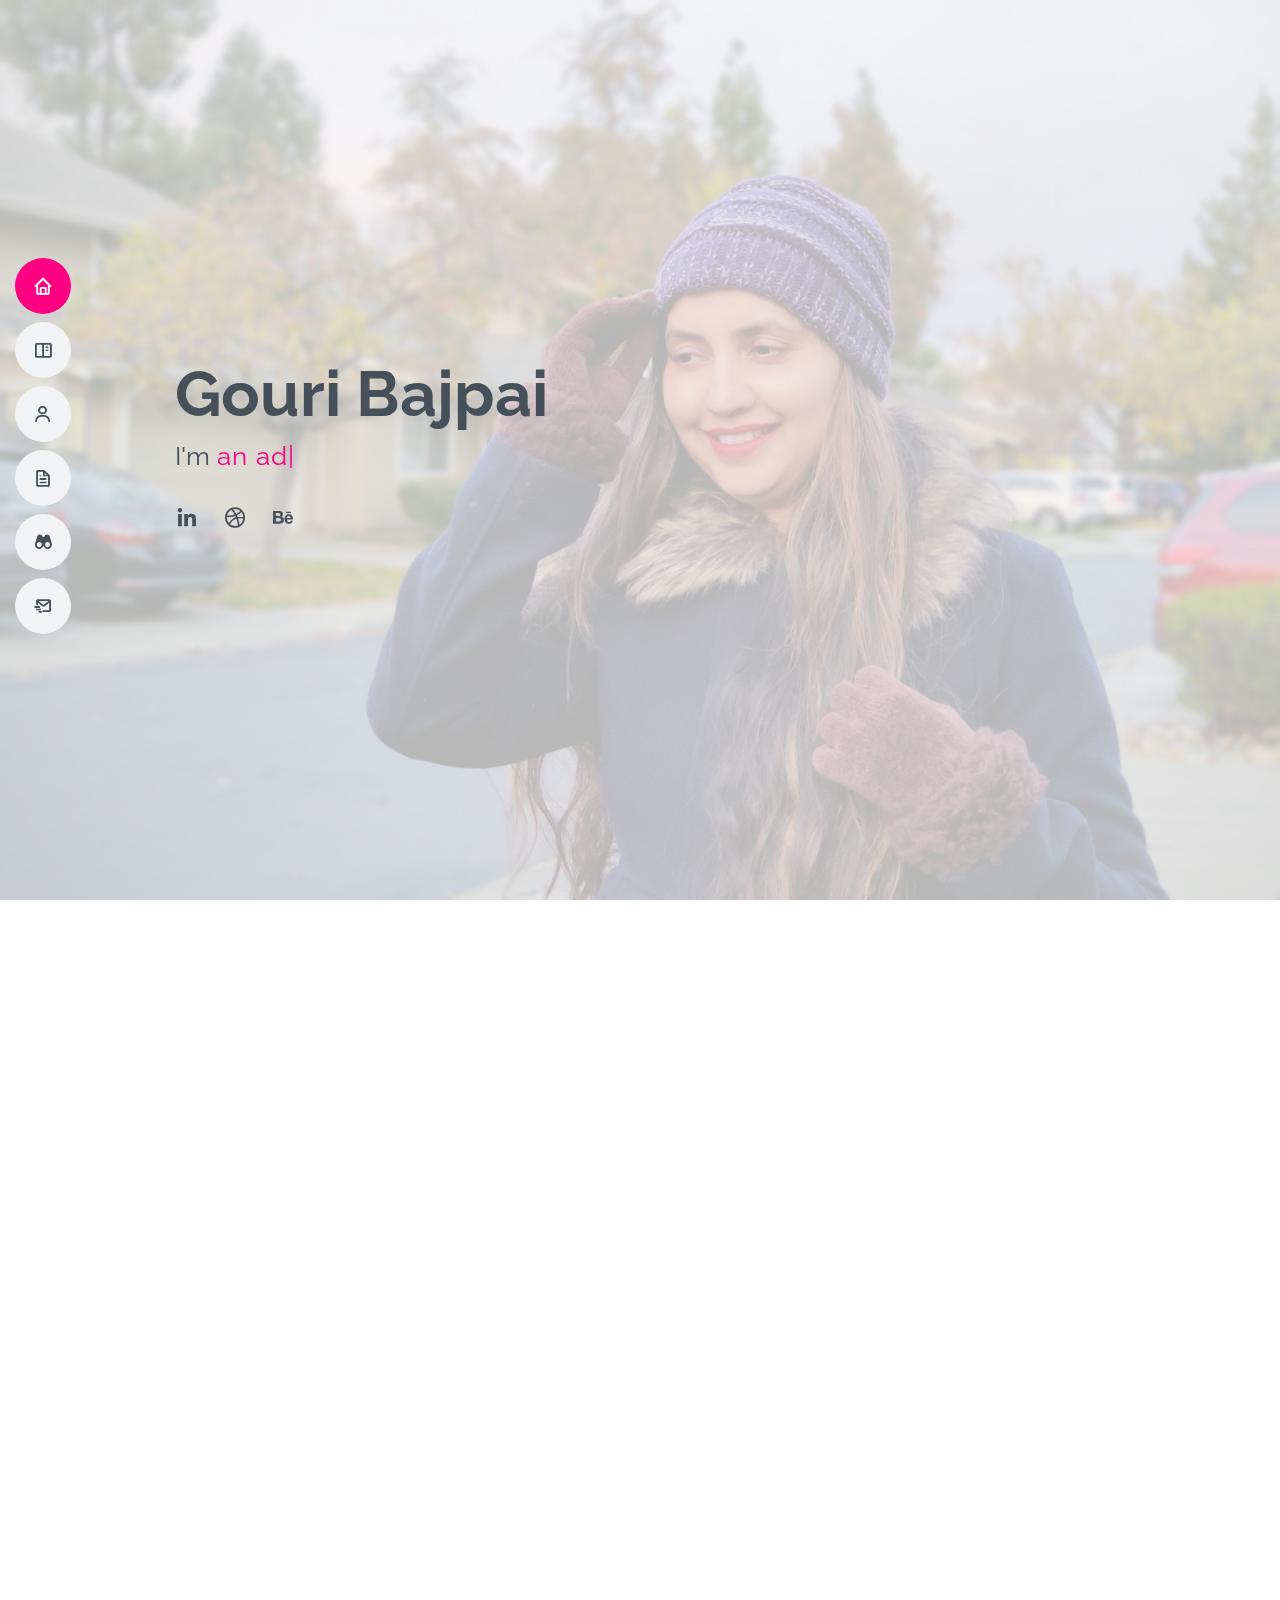
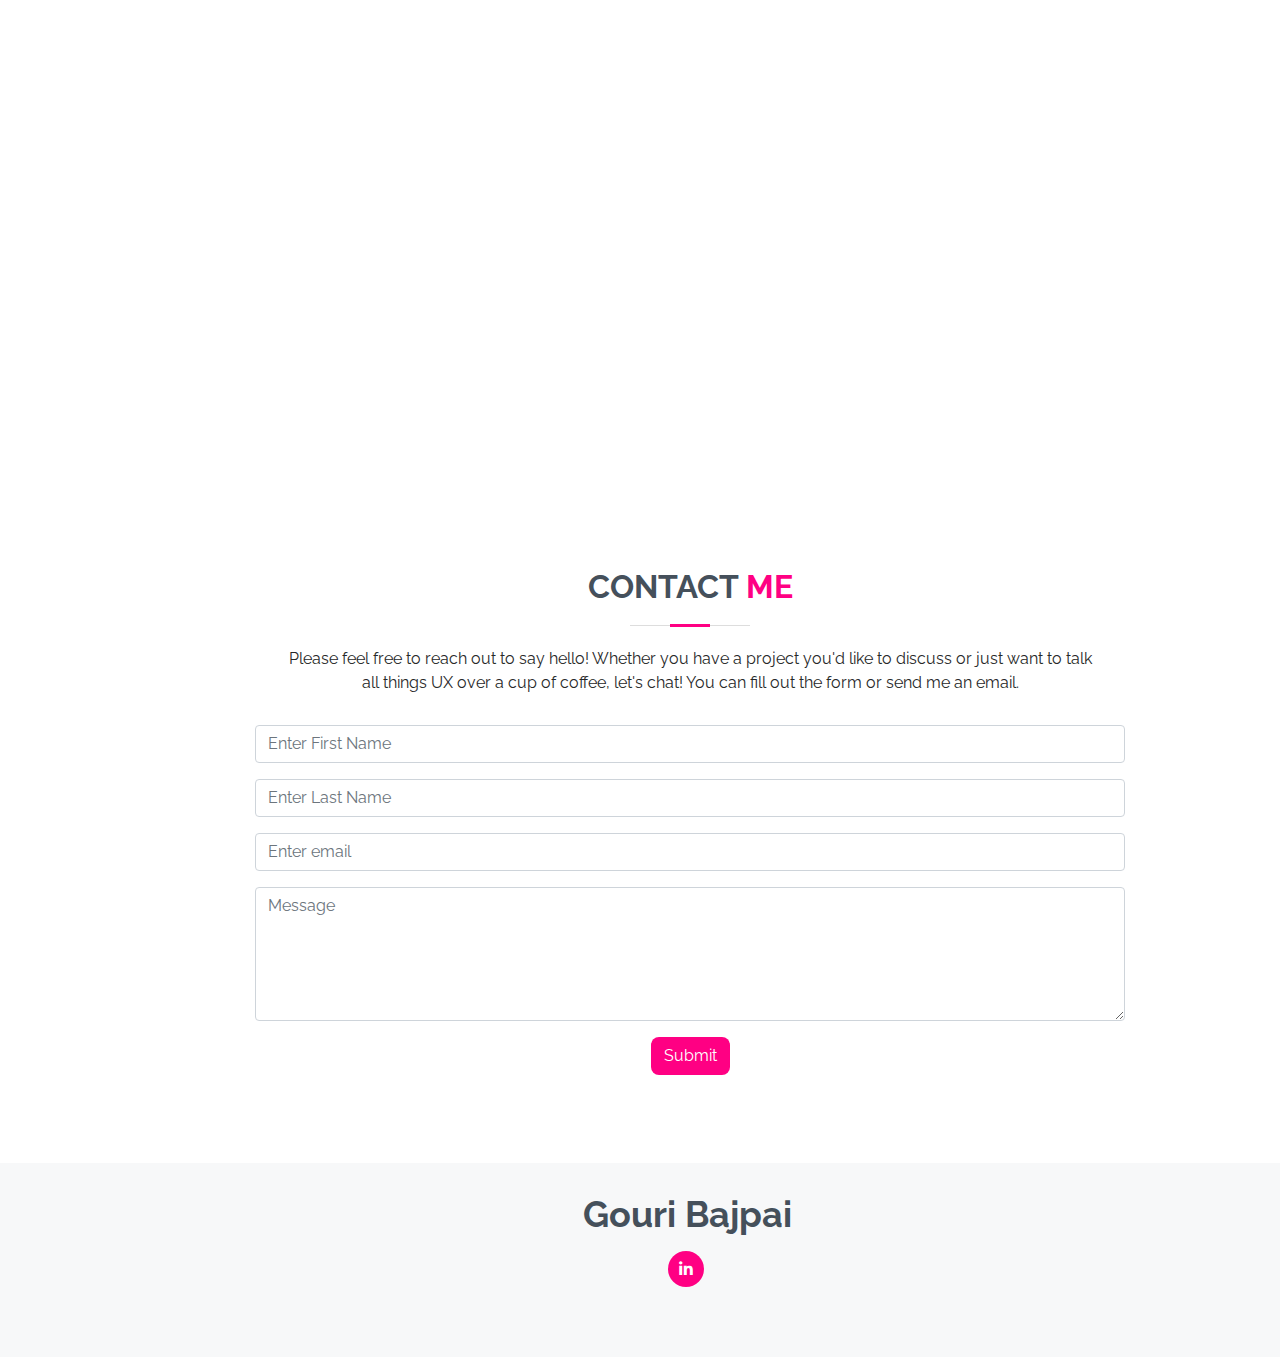
<file: index.html>
<!DOCTYPE html>
<html lang="en">

<head>
  <meta charset="utf-8">
  <meta content="width=device-width, initial-scale=1.0" name="viewport">

  <title>Gouri Bajpai</title>
  <meta content="" name="description">
  <meta content="" name="keywords">

  <!-- Favicons -->
  <link href="assets/img/favicon.png" rel="icon">
  <link href="assets/img/apple-touch-icon.png" rel="apple-touch-icon">

  <!-- Google Fonts -->
  <link
    href="https://fonts.googleapis.com/css?family=Open+Sans:300,300i,400,400i,600,600i,700,700i|Raleway:300,300i,400,400i,500,500i,600,600i,700,700i|Poppins:300,300i,400,400i,500,500i,600,600i,700,700i"
    rel="stylesheet">

  <!-- Vendor CSS Files -->
  <link href="assets/vendor/aos/aos.css" rel="stylesheet">
  <link href="assets/vendor/bootstrap/css/bootstrap.min.css" rel="stylesheet">
  <link href="assets/vendor/bootstrap-icons/bootstrap-icons.css" rel="stylesheet">
  <link href="assets/vendor/boxicons/css/boxicons.min.css" rel="stylesheet">
  <link href="assets/vendor/glightbox/css/glightbox.min.css" rel="stylesheet">
  <link href="assets/vendor/swiper/swiper-bundle.min.css" rel="stylesheet">

  <link href="//maxcdn.bootstrapcdn.com/bootstrap/4.1.1/css/bootstrap.min.css" rel="stylesheet" id="bootstrap-css">
  <script src="//maxcdn.bootstrapcdn.com/bootstrap/4.1.1/js/bootstrap.min.js"></script>
  <script src="//cdnjs.cloudflare.com/ajax/libs/jquery/3.2.1/jquery.min.js"></script>

  <!-- Template Main CSS File -->
  <link href="assets/css/style.css" rel="stylesheet">

  <!-- =======================================================
  * Template Name: MyResume - v4.0.1
  * Template URL: https://bootstrapmade.com/free-html-bootstrap-template-my-resume/
  * Author: BootstrapMade.com
  * License: https://bootstrapmade.com/license/
  ======================================================== -->
  <!-- Global site tag (gtag.js) - Google Analytics -->
  <script async src="https://www.googletagmanager.com/gtag/js?id=G-21QV6SDMN7"></script>
  <script>
    window.dataLayer = window.dataLayer || [];
    function gtag() { dataLayer.push(arguments); }
    gtag('js', new Date());

    gtag('config', 'G-21QV6SDMN7');
  </script>
</head>

<body>

  <!-- ======= Mobile nav toggle button ======= -->
  <!-- <button type="button" class="mobile-nav-toggle d-xl-none"><i class="bi bi-list mobile-nav-toggle"></i></button> -->
  <i class="bi bi-list mobile-nav-toggle d-xl-none"></i>
  <!-- ======= Header ======= -->
  <header id="header" class="d-flex flex-column justify-content-center">

    <nav id="navbar" class="navbar nav-menu">
      <ul>
        <li><a href="#hero" class="nav-link scrollto active"><i class="bx bx-home"></i> <span>Home</span></a></li>
        <li><a href="#portfolio" class="nav-link scrollto"><i class="bx bx-book-content"></i> <span>Portfolio</span></a>
        </li>
        <li><a href="#about" class="nav-link scrollto"><i class="bx bx-user"></i> <span>About</span></a></li>
        <li><a href="#resume" class="nav-link scrollto"><i class="bx bx-file"></i> <span>Resume</span></a></li>

        <li><a href="#services" class="nav-link scrollto"><i class="bx bxs-binoculars"></i> <span>Hobbies</span></a>
        </li>
        <li><a href="#contact" class="nav-link scrollto"><i class="bx bx-mail-send"></i> <span>Contact Me</span></a>
        </li>
      </ul>
    </nav><!-- .nav-menu -->

  </header><!-- End Header -->

  <!-- ======= Hero Section ======= -->
  <section id="hero" class="d-flex flex-column justify-content-center">
    <div class="container" data-aos="zoom-in" data-aos-delay="100">
      <h1>Gouri Bajpai</h1>
      <p>I'm <span class="typed"
          data-typed-items="an advocate for users, a UX researcher, a jubilant human being"></span>
      </p>
      <div class="social-links"><a href="https://www.linkedin.com/in/gouri-bajpai-468988139/" class="linkedin"><i
            class="bx bxl-linkedin"></i></a>
        <a href="https://dribbble.com/GOURI20" class="linkedin"><i class="bx bxl-dribbble"></i></a>
        <a href="https://www.behance.net/gouri/" class="linkedin"><i class="bx bxl-behance"></i></a>
      </div>
    </div>
  </section><!-- End Hero -->

  <main id="main">
    <!-- ======= Portfolio Section ======= -->
    <section id="portfolio" class="portfolio section-bg">
      <div class="container" data-aos="fade-up">

        <div class="section-title">
          <h2>Portfolio</h2>
          <p>Explore my case studies in depth.</p>
        </div>

        <div class="row">
          <div class="col-lg-12 d-flex justify-content-center" data-aos="fade-up" data-aos-delay="100">
            <ul id="portfolio-flters">

            </ul>
          </div>
        </div>

        <div class="row portfolio-container" data-aos="fade-up" data-aos-delay="200">
          <div onclick="location.href='portfolio-details2.html'" class="col-lg-4 col-md-6 portfolio-item filter-app">
            <div class="portfolio-wrap">
              <img style="background-color: white;" src="assets\img\Mockup 3.png" class="img-fluid" alt="">
              <div class="portfolio-info">
                <h4>Student Volunteer</h4>
                <p></p>
                <div class="portfolio-links">

                </div>
              </div>
            </div>
          </div>

          <div class="row portfolio-container" data-aos="fade-up" data-aos-delay="200">

            <div class="col-lg-4 col-md-6 portfolio-item filter-app">
              <div class="portfolio-wrap">
                <img style="background-color: rgb(255, 255, 255);" src="assets/img/portfolio/portfolio-2.png"
                  class="img-fluid" alt="">
                <div class="portfolio-info">
                  <h4>Bus App</h4>
                  <p>Work in Progress</p>
                  <div class="portfolio-links">
                  </div>
                </div>
              </div>
            </div>
            <div class="row portfolio-container" data-aos="fade-up" data-aos-delay="200">

              <div onclick="location.href='portfolio-details.html'" class="col-lg-4 col-md-6 portfolio-item filter-app">
                <div class="portfolio-wrap">
                  <img src="assets\img\portfolio\Flight EZ mockups.jpg" class="img-fluid" alt="">
                  <div class="portfolio-info">
                    <h4>Flight Ez</h4>
                    <p></p>
                    <div class="portfolio-links">

                    </div>
                  </div>
                </div>
              </div>

            </div>

          </div>

    </section><!-- End Portfolio Section -->
    <!-- ======= About Section ======= -->
    <section id="about" class="about">
      <div class="container" data-aos="fade-up">

        <div class="section-title">
          <h2><span style="color:#ff0083">About</span> Me</h2>
        </div>

        <div class="row">
          <div class="col-lg-4">
            <img src="assets/img/profile-img.png" class="img-fluid" alt="">
          </div>
          <div class="col-lg-8 pt-4 pt-lg-0 content">
            <h3>UI/UX Researcher/Designer</h3>
            <p class="font-italic" style="color: rgb(54, 54, 54);">
              My parents say I was born with a paintbrush in my hand. I’ve been painting and sketching for as long as
              I’ve been walking and talking. I spent the majority of my childhood producing artwork around my family,
              friends, and cousins, and discussing aspects of this artwork that I can improve on. <br><br> By the time I
              was a high schooler, I was constantly participating in STEM and visual arts competitions, and I don’t mean
              to brag, but I won pretty much every single one. Now, by this time in my life I wished to pursue the field
              of Architectural Engineering as the thorough brainstorming and frequent collaboration fascinated my young
              self. However, due to monetary restrictions, I was unable to attend the prestigious universities I was
              accepted to, and rather settled for local colleges where I simultaneously received a Masters for the Arts
              and a Diploma for C++, Java, HTML, and CSS.<br><br> I am thankful that I made the decision to pursue these
              two fields as the duality of my interests enabled me to broaden my perspective on different groups of
              people and provide me unique insights into characteristics and behaviors of people across disciplines.
              This allows me to approach certain issues at hand from different and unique angles, always keeping my end
              user in mind and being conscious of their desires and needs.
            </p>

          </div>
        </div>

      </div>
    </section><!-- End About Section -->

    <!-- ======= Facts Section ======= -->
    <section id="facts" class="facts">
      <div class="container" data-aos="fade-up">

        <div class="section-title">
          <h2>Fun <span style="color:#ff0083">Fact</span></h2>
          <p>My family and friends nicknamed me Mother Teresa for my delicate personality and natural tendency to be
            empathetic towards animals, people, and even the Earth. I’ve always felt inclined to relate to others’
            issues and step into their shoes, and solve their problems through personalized means of assistance, giving
            me valuable experience on advocacy of my users utilizing a wide variety of solutions.
          </p>
        </div>
      </div>
    </section><!-- End Facts Section -->
    <div id="resume">
      <!-- ======= Skills Section ======= -->
      <section id="skills" class="skills section-bg">
        <div class="container" data-aos="fade-up">

          <div class="section-title">
            <h2>My <span style="color:#ff0083">Skills</span></h2>
            <p>I am proficient in a variety of domains, technical as well as non-technical.</p>
          </div>

          <div class="row skills-content">

            <div class="col-lg-6">

              <div class="progress">
                <span class="skill">User Research <i class="val">100%</i></span>
                <div class="progress-bar-wrap">
                  <div class="progress-bar" role="progressbar" aria-valuenow="100" aria-valuemin="0"
                    aria-valuemax="100">
                  </div>
                </div>
              </div>

              <div class="progress">
                <span class="skill">Figma <i class="val">90%</i></span>
                <div class="progress-bar-wrap">
                  <div class="progress-bar" role="progressbar" aria-valuenow="90" aria-valuemin="0" aria-valuemax="100">
                  </div>
                </div>
              </div>

              <div class="progress">
                <span class="skill">HTML<i class="val">75%</i></span>
                <div class="progress-bar-wrap">
                  <div class="progress-bar" role="progressbar" aria-valuenow="75" aria-valuemin="0" aria-valuemax="100">
                  </div>
                </div>
              </div>

            </div>

            <div class="col-lg-6">

              <div class="progress">
                <span class="skill">Collaboration <i class="val">100%</i></span>
                <div class="progress-bar-wrap">
                  <div class="progress-bar" role="progressbar" aria-valuenow="100" aria-valuemin="0"
                    aria-valuemax="100">
                  </div>
                </div>
              </div>

              <div class="progress">
                <span class="skill">Adobe XD <i class="val">70%</i></span>
                <div class="progress-bar-wrap">
                  <div class="progress-bar" role="progressbar" aria-valuenow="70" aria-valuemin="0" aria-valuemax="100">
                  </div>
                </div>
              </div>

              <div class="progress">
                <span class="skill">CSS <i class="val">55%</i></span>
                <div class="progress-bar-wrap">
                  <div class="progress-bar" role="progressbar" aria-valuenow="55" aria-valuemin="0" aria-valuemax="100">
                  </div>
                </div>
              </div>

            </div>

          </div>

        </div>
      </section><!-- End Skills Section -->

      <!-- ======= Resume Section ======= -->
      <section class="resume">
        <div class="container" data-aos="fade-up">

          <div class="section-title">
            <h2>My <span style="color:#ff0083">Resume</span></h2>
          </div>

          <div class="row">
            <div class="col-lg-6">
              <h3 class="resume-title">Sumary</h3>
              <div class="resume-item pb-0">
                <h4>Gouri Bajpai</h4>
                <p><em>UX researcher/designer with a background in commerce, fine art, and information technology. I strive to
                    tackle design problems through the use of empathy and mindfulness.I bring a skill set of UX
                    research, lo-fidelity wireframing to hi-fidelity prototyping using Figma. I am also familiar with
                    HTML, CSS, and JavaScript which helps me communicate with the development team.
                  </em></p>
                <ul>
                  <li>Hardworking</li>
                  <li>Dedicated</li>
                  <li>Friendly</li>
                </ul>
              </div>
              <h3 class="resume-title">Professional Experience</h3>
              
              <div class="resume-item">
                <h4>Founder/UX Researcher</h4>
                <h5>May 2012 – Present</h5>
                <p><em>SF Henna Arts | Fremont, CA</em></p>
                <ul>
                  <li>Collected qualitative data to understand user motivations, thoughts, and attitudes to uncover the
                    'why' and develop a deep understanding of the problem
                  </li>
                  <li>Facilitated moderated and unmoderated usability testing
                  </li>
                  <li>Secured partnerships and hosted booths at corporate events for over 20 companies including KPMG,
                    CA Technologies, VISA, Verisign, and Amazon
                  </li>
                  <li>Collaborated with clients to understand their needs, interests, budget, and timeline to provide
                    custom henna artwork for special occasions
                  </li>
                </ul>
              </div>
              
              <div class="resume-item">
                <h4>UX/UI Designer & Researcher</h4>
                <h5>May 2017 – Jan 2020</h5>
                <p><em>Fidypay | Indore, MP</em></p>
                <li>Participated in research using Heuristic Evaluation, facilitated qualitative research interviews
                </li>
                <ul>
                  <li>Translated concepts into personas, journey map, empathy map, user flows, user stories that lead to
                    intuitive user experiences
                  </li>
                  <li>Facilitated qualitative research interviews
                  </li>

                </ul>
              </div>
              <div class="resume-item">
                <h4>UX Researcher</h4>
                <h5>May 2015 – Oct 2020</h5>
                <p><em>Radiant Art Studios | Fremont, CA</em></p>
                <ul>
                  <li>Conducted UX research including user interviews, targeted ethnography, survey development, and
                    usability testing
                  </li>
                  <li>Performed quantitative and qualitative research followed by competitive analysis to understand
                    user’s pain points and user stories and market needs
                  </li>
                  <li>Managed marketing, social media, and inventory and successfully grew the business by 63% in 12
                    months
                  </li>
                </ul>
              </div>
            </div>
            <div class="col-lg-6">
              <h3 class="resume-title">Education</h3>
              <div class="resume-item">
                <h4>CERTIFICATE, UX/UI DESIGN</h4>
                <h5>May 2021</h5>
                <p><em>Thinkful, Remote</em></p>
                <p>
                <ul>
                  <li>Learned design process and principles with a focus on User Centered Design and the Double Diamond
                    Design
                    Process.</li>
                  <li>Designed a bus schedule app in 5 weeks while learning and using new tools, Figma and Miro, and
                    spending
                    many hours each week with a Senior UX/UI Designer.</li>
                  <li> Created deliverables for the bus schedule app including, research plan, competitive analysis,
                    user surveys,
                    research recruitment plan, interview questions, session guide, consent and recording form, personas,
                    user
                    stories, user flows, sitemap, wireframes, low-fidelity prototype, branding, high-fidelity prototype,
                    usability tests,
                    and mock-ups.</li>
                </ul>
                </p>
              </div>
              <div class="resume-item">
                <h4>Master Of Science (IT)</h4>
                <h5>2021</h5>
                <p><em>Dr. C.V. Raman University, Remote</em></p>
              </div>
              <div class="resume-item">
                <h4>Master Of Arts</h4>
                <h5>1999</h5>
                <p><em>Dr. Harisingh Gour University</em></p>
              </div>
              <div class="resume-item">
                <h4>Bachelor of Commerce</h4>
                <h5>1997</h5>
                <p><em>Dr. Harisingh Gour University</em></p>
              </div>

            </div>
          </div><br><br>
          <center><button style="border-radius: 8px;" type="button"
              onclick="window.location.href='https://dl3.pushbulletusercontent.com/4xtH4CO5sTFGUuSDr9MNyWumWfKacz1X/UX%20Researcher-%20GOURI%20BAJPAI%20%281%29.pdf'"
              class="btn btn-info" style="color: white;">&#11015 View Full PDF Resume</button>
          </center>
        </div>
      </section><!-- End Resume Section -->
    </div>


    <!-- ======= Services Section ======= -->
    <section id="services" class="services">
      <div class="container" data-aos="fade-up">

        <div class="section-title">
          <h2>My <span style="color:#ff0083">Hobbies</span></h2>
          <p>I live a fun and multifaceted life. Explore some of my other ventures!</p>
        </div>

        <div class="row">

          <div onclick="location.href='https://gouribajpai-art.github.io/gallery/'"
            class="col-lg-4 col-md-6 d-flex align-items-stretch mt-4 mt-md-0" data-aos="zoom-in" data-aos-delay="200">
            <div class="icon-box iconbox-orange ">
              <div class="icon">
                <svg width="100" height="100" viewBox="0 0 600 600" xmlns="http://www.w3.org/2000/svg">
                  <path stroke="none" stroke-width="0" fill="#f5f5f5"
                    d="M300,582.0697525312426C382.5290701553225,586.8405444964366,449.9789794690241,525.3245884688669,502.5850820975895,461.55621195738473C556.606425686781,396.0723002908107,615.8543463187945,314.28637112970534,586.6730223649479,234.56875336149918C558.9533121215079,158.8439757836574,454.9685369536778,164.00468322053177,381.49747125262974,130.76875717737553C312.15926192815925,99.40240125094834,248.97055460311594,18.661163978235184,179.8680185752513,50.54337015887873C110.5421016452524,82.52863877960104,119.82277516462835,180.83849132639028,109.12597500060166,256.43424936330496C100.08760227029461,320.3096726198365,92.17705696193138,384.0621239912766,124.79988738764834,439.7174275375508C164.83382741302287,508.01625554203684,220.96474134820875,577.5009287672846,300,582.0697525312426">
                  </path>
                </svg>
                <i class="bx bx-paint"></i>
              </div>
              <h4><a href="">Painting</a></h4>
              <p>I'm an avid painter and enjoy spilling my creativity onto an empty canvas. I even started an academy to
                teach the artists of the future my techniques! Click this box to check out some of my art!</p>
            </div>
          </div>

          <div onclick="location.href='https://sites.google.com/view/sfhennaarts/home'"
            class="col-lg-4 col-md-6 d-flex align-items-stretch" data-aos="zoom-in" data-aos-delay="100">
            <div class="icon-box iconbox-blue">
              <div class="icon">
                <svg width="100" height="100" viewBox="0 0 600 600" xmlns="http://www.w3.org/2000/svg">
                  <path stroke="none" stroke-width="0" fill="#f5f5f5"
                    d="M300,521.0016835830174C376.1290562159157,517.8887921683347,466.0731472004068,529.7835943286574,510.70327084640275,468.03025145048787C554.3714126377745,407.6079735673963,508.03601936045806,328.9844924480964,491.2728898941984,256.3432110539036C474.5976632858925,184.082847569629,479.9380746630129,96.60480741107993,416.23090153303,58.64404602377083C348.86323505073057,18.502131276798302,261.93793281208167,40.57373210992963,193.5410806939664,78.93577620505333C130.42746243093433,114.334589627462,98.30271207620316,179.96522072025542,76.75703585869454,249.04625023123273C51.97151888228291,328.5150500222984,13.704378332031375,421.85034740162234,66.52175969318436,486.19268352777647C119.04800174914682,550.1803526380478,217.28368757567262,524.383925680826,300,521.0016835830174">
                  </path>
                </svg>
                <i class="bx bx-donate-heart"></i>
              </div>
              <h4><a href="">Henna Art</a></h4>
              <p>I've loved henna art since my childhood and have been applying unique designs on my friends and family
                for decades. I started a buisness called SF Henna Arts and have been tattooing original designs for
                charities, weddings, and parties. </p>
            </div>
          </div>


          <div onclick="location.href='https://photos.app.goo.gl/v4L6AV7sPYfDkVKV9'"
            class="col-lg-4 col-md-6 d-flex align-items-stretch mt-4 mt-lg-0" data-aos="zoom-in" data-aos-delay="300">
            <div class="icon-box iconbox-pink">
              <div class="icon">
                <svg width="100" height="100" viewBox="0 0 600 600" xmlns="http://www.w3.org/2000/svg">
                  <path stroke="none" stroke-width="0" fill="#f5f5f5"
                    d="M300,541.5067337569781C382.14930387511276,545.0595476570109,479.8736841581634,548.3450877840088,526.4010558755058,480.5488172755941C571.5218469581645,414.80211281144784,517.5187510058486,332.0715597781072,496.52539010469104,255.14436215662573C477.37192572678356,184.95920475031193,473.57363656557914,105.61284051026155,413.0603344069578,65.22779650032875C343.27470386102294,18.654635553484475,251.2091493199835,5.337323636656869,175.0934190732945,40.62881213300186C97.87086631185822,76.43348514350839,51.98124368387456,156.15599469081315,36.44837278890362,239.84606092416172C21.716077023791087,319.22268207091537,43.775223500013084,401.1760424656574,96.891909868211,461.97329694683043C147.22146801428983,519.5804099606455,223.5754009179313,538.201503339737,300,541.5067337569781">
                  </path>
                </svg>
                <i class="bx bxs-tree"></i>
              </div>
              <h4><a href="">Outdoor Enthusiast</a></h4>
              <p>My family and I visit new destinations almost every weekend, ranging from hiking and camping in the
                Redwoods to going on drives to Wyoming and beyond. Meeting new people and seeing new sights is a unique
                oppurtinuity for me to expand the horizons of my understanding of nature and people.</p>
            </div>
          </div>



        </div>

      </div>
    </section><!-- End Services Section -->
    <br>
    <form action="https://formspree.io/f/mnqldayr" method="POST" id="contact" class="container contact">
      <div class="row">
        <center>
          <div class="col-md-9">
            <div class="section-title">
              <h2>Contact <span style="color:#ff0083">Me</span></h2>
              <p>Please feel free to reach out to say hello! Whether you have a project you'd like to discuss or just
                want to talk all things UX over a cup of coffee, let's chat! You can fill out the form or send me an
                email.</p>
            </div>
        </center>
      </div>
      <center>
        <div class="col-md-12">
          <div action="https://formspree.io/f/mnqldayr" method="POST" class="contact-form">
            <div class="form-group">
              <div class="col-sm-10">
                <input type="text" class="form-control" id="fname" placeholder="Enter First Name" name="fname">
              </div>
            </div>
            <div class="form-group">
              <div class="col-sm-10">
                <input type="text" class="form-control" id="lname" placeholder="Enter Last Name" name="lname">
              </div>
            </div>
            <div class="form-group">
              <div class="col-sm-10">
                <input type="email" class="form-control" id="email" placeholder="Enter email" name="email">
              </div>
            </div>
            <div class="form-group">
              <div class="col-sm-10">
                <textarea class="form-control" placeholder="Message" rows="5" id="comment"></textarea>
              </div>
            </div>
            <div class="form-group">
              <div class="col-sm-offset-2 col-sm-10">
                <button style="border-radius: 8px;background-color: #ff0083; color: white;" type="submit"
                  class="btn btn-default"> Submit </button>
              </div>
            </div>
          </div>
        </div>
      </center>
      </div>
    </form>

  </main><!-- End #main -->
  <br><br><br>
  <!-- ======= Footer ======= -->
  <footer id="footer">
    <div style="padding-left: 110px;" class="container">
      <h3>Gouri Bajpai</h3>
      <div class="social-links">
        <a href="https://www.linkedin.com/in/gouri-bajpai-468988139/" class="linkedin"><i
            class="bx bxl-linkedin"></i></a>
      </div>

    </div>
  </footer><!-- End Footer -->

  <div id="preloader"></div>
  <a href="#" class="back-to-top d-flex align-items-center justify-content-center"><i
      class="bi bi-arrow-up-short"></i></a>

  <!-- Vendor JS Files -->
  <script src="assets/vendor/aos/aos.js"></script>
  <script src="assets/vendor/bootstrap/js/bootstrap.bundle.min.js"></script>
  <script src="assets/vendor/glightbox/js/glightbox.min.js"></script>
  <script src="assets/vendor/isotope-layout/isotope.pkgd.min.js"></script>
  <script src="assets/vendor/php-email-form/validate.js"></script>
  <script src="assets/vendor/purecounter/purecounter.js"></script>
  <script src="assets/vendor/swiper/swiper-bundle.min.js"></script>
  <script src="assets/vendor/typed.js/typed.min.js"></script>
  <script src="assets/vendor/waypoints/noframework.waypoints.js"></script>

  <!-- Template Main JS File -->
  <script src="assets/js/main.js"></script>

</body>

</html>
</file>
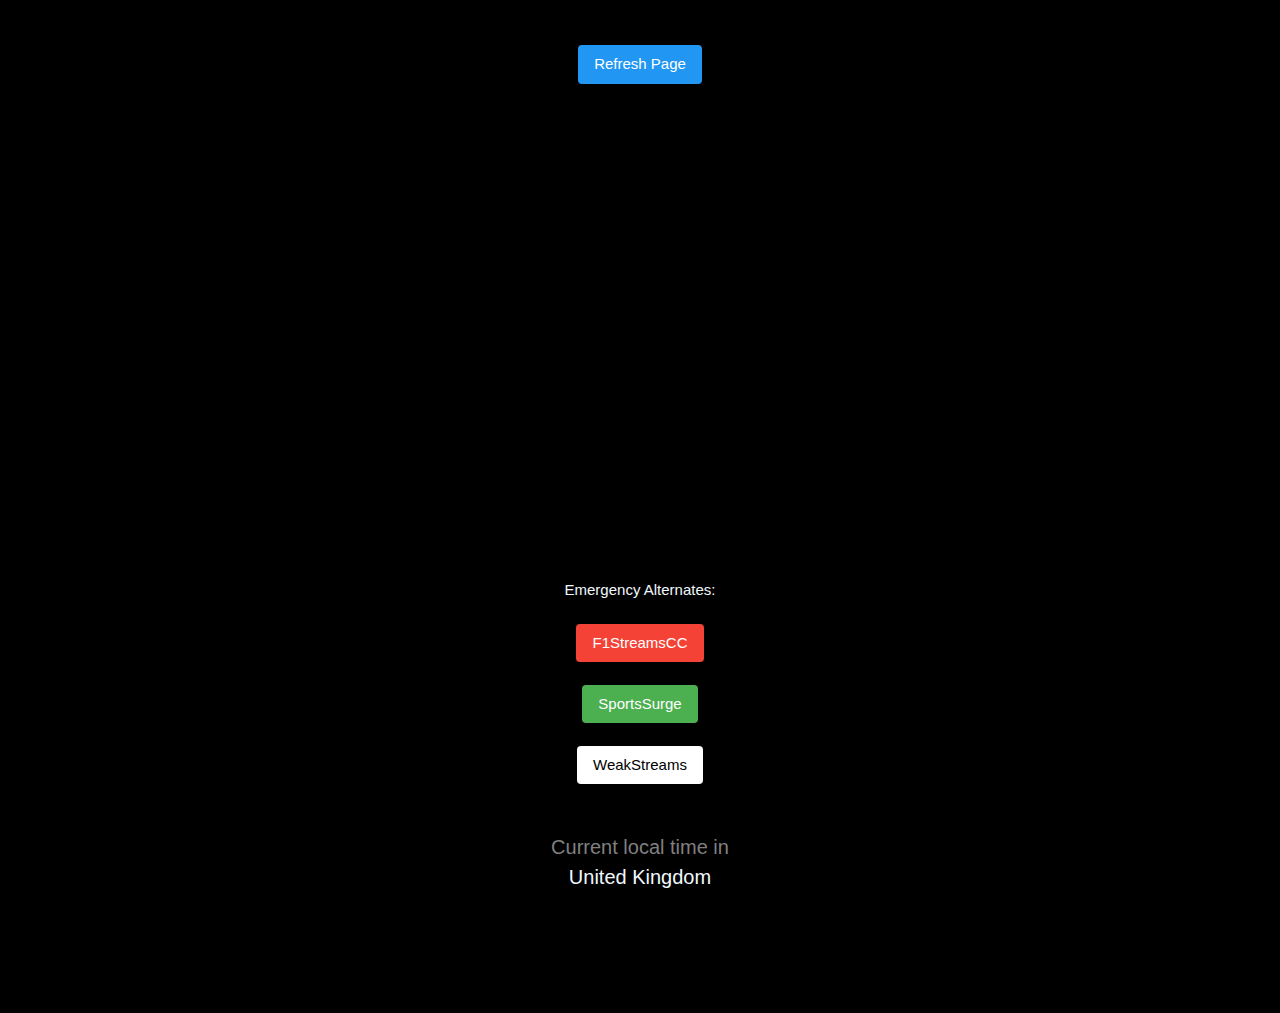
<file: f1.html>
<!DOCTYPE html>
<html lang="en">
  <head>
    <meta charset="UTF-8" />
    <meta http-equiv="X-UA-Compatible" content="IE=edge" />
    <meta name="viewport" content="width=device-width, initial-scale=1.0" />
    <title>Abeer's F1 Live Stream</title>
    <meta name="apple-mobile-web-app-capable" content="yes" />
    <link rel="icon" type="image/x-icon" href="f1logo.ico" />
    <link rel="stylesheet" href="https://www.w3schools.com/w3css/4/w3.css" />
  </head>
  <body
    style="
      background-color: rgb(0, 0, 0);
      color: aliceblue;
      font-family: Verdana, Geneva, Tahoma, sans-serif;
    "
  >
    <br /><br />
    <center>
      <button
        type="button"
        class="w3-button w3-round w3-blue"
        onClick="window.location.reload();"
      >
        Refresh Page
      </button>
      <br /><br />
      <iframe
        sandbox="allow-forms allow-scripts allow-same-origin allow-top-navigation"
        src="https://f1livegp.me/f1/live.php"
        name="frame"
        scrolling="no"
        frameborder="no"
        allow="fullscreen"
        align="center"
        height="450px"
        width="80%"
      ></iframe>
      <br /><br />
      Emergency Alternates:<br /><br />
      <button
        type="button"
        class="w3-button w3-round w3-red"
        onclick=" window.open('https://main.formula1stream.cc/','_blank')"
      >
        F1StreamsCC</button
      ><br /><br />
      <button
        type="button"
        class="w3-button w3-round w3-green"
        onclick=" window.open('https://sportsurge.club/motor-sportsstreams','_blank')"
      >
        SportsSurge</button
      ><br /><br />
      <button
        type="button"
        class="w3-button w3-round w3-white"
        onclick=" window.open('http://weakstreams.com/streams/912','_blank')"
      >
        WeakStreams</button
      ><br /><br />
      <div style="text-align: center; padding: 1em 0">
        <h4>
          <a
            style="text-decoration: none"
            href="https://www.zeitverschiebung.net/en/country/gb"
            ><span style="color: gray">Current local time in</span><br />United
            Kingdom</a
          >
        </h4>
        <iframe
          src="https://www.zeitverschiebung.net/clock-widget-iframe-v2?language=en&size=small&timezone=Europe%2FLondon"
          width="90%"
          height="90"
          frameborder="0"
          seamless
        ></iframe>
      </div>
    </center>
  </body>
</html>
</file>
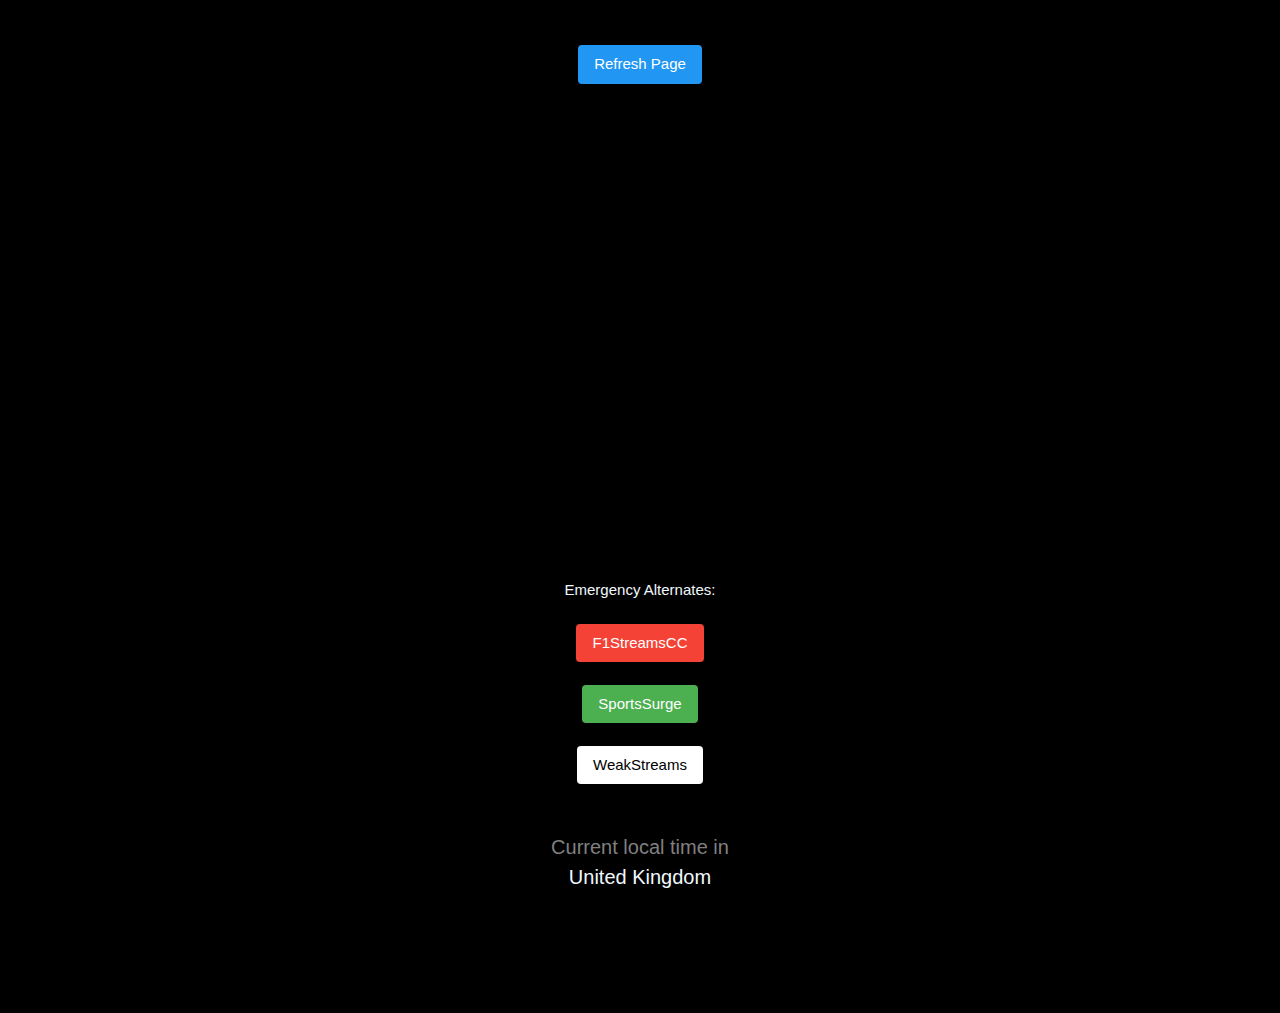
<file: f1alt.html>
<!DOCTYPE html>
<html lang="en">
  <head>
    <meta charset="UTF-8" />
    <meta http-equiv="X-UA-Compatible" content="IE=edge" />
    <meta name="viewport" content="width=device-width, initial-scale=1.0" />
    <title>Abeer's F1 Live Stream</title>
    <meta name="apple-mobile-web-app-capable" content="yes" />
    <link rel="icon" type="image/x-icon" href="f1logo.ico" />
    <link rel="stylesheet" href="https://www.w3schools.com/w3css/4/w3.css" />
  </head>
  <body
    style="
      background-color: rgb(0, 0, 0);
      color: aliceblue;
      font-family: Verdana, Geneva, Tahoma, sans-serif;
    "
  >
    <br /><br />
    <center>
      <button
        type="button"
        class="w3-button w3-round w3-blue"
        onClick="window.location.reload();"
      >
        Refresh Page
      </button>
      <br /><br />
      <iframe
        src="https://dzeko11.net/embedplayer/GB/1105"
        name="frame"
        scrolling="no"
        frameborder="no"
        allow="encrypted-media"
        align="center"
        height="450px"
        width="80%"
        allowfullscreen
      ></iframe>
      <br /><br />
      Emergency Alternates:<br /><br />
      <button
        type="button"
        class="w3-button w3-round w3-red"
        onclick=" window.open('https://main.formula1stream.cc/','_blank')"
      >
        F1StreamsCC</button
      ><br /><br />
      <button
        type="button"
        class="w3-button w3-round w3-green"
        onclick=" window.open('https://sportsurge.club/motor-sportsstreams','_blank')"
      >
        SportsSurge</button
      ><br /><br />
      <button
        type="button"
        class="w3-button w3-round w3-white"
        onclick=" window.open('http://weakstreams.com/streams/912','_blank')"
      >
        WeakStreams</button
      ><br /><br />
      <div style="text-align: center; padding: 1em 0">
        <h4>
          <a
            style="text-decoration: none"
            href="https://www.zeitverschiebung.net/en/country/gb"
            ><span style="color: gray">Current local time in</span><br />United
            Kingdom</a
          >
        </h4>
        <iframe
          src="https://www.zeitverschiebung.net/clock-widget-iframe-v2?language=en&size=small&timezone=Europe%2FLondon"
          width="90%"
          height="90"
          frameborder="0"
          seamless
        ></iframe>
      </div>
    </center>
  </body>
</html>
</file>
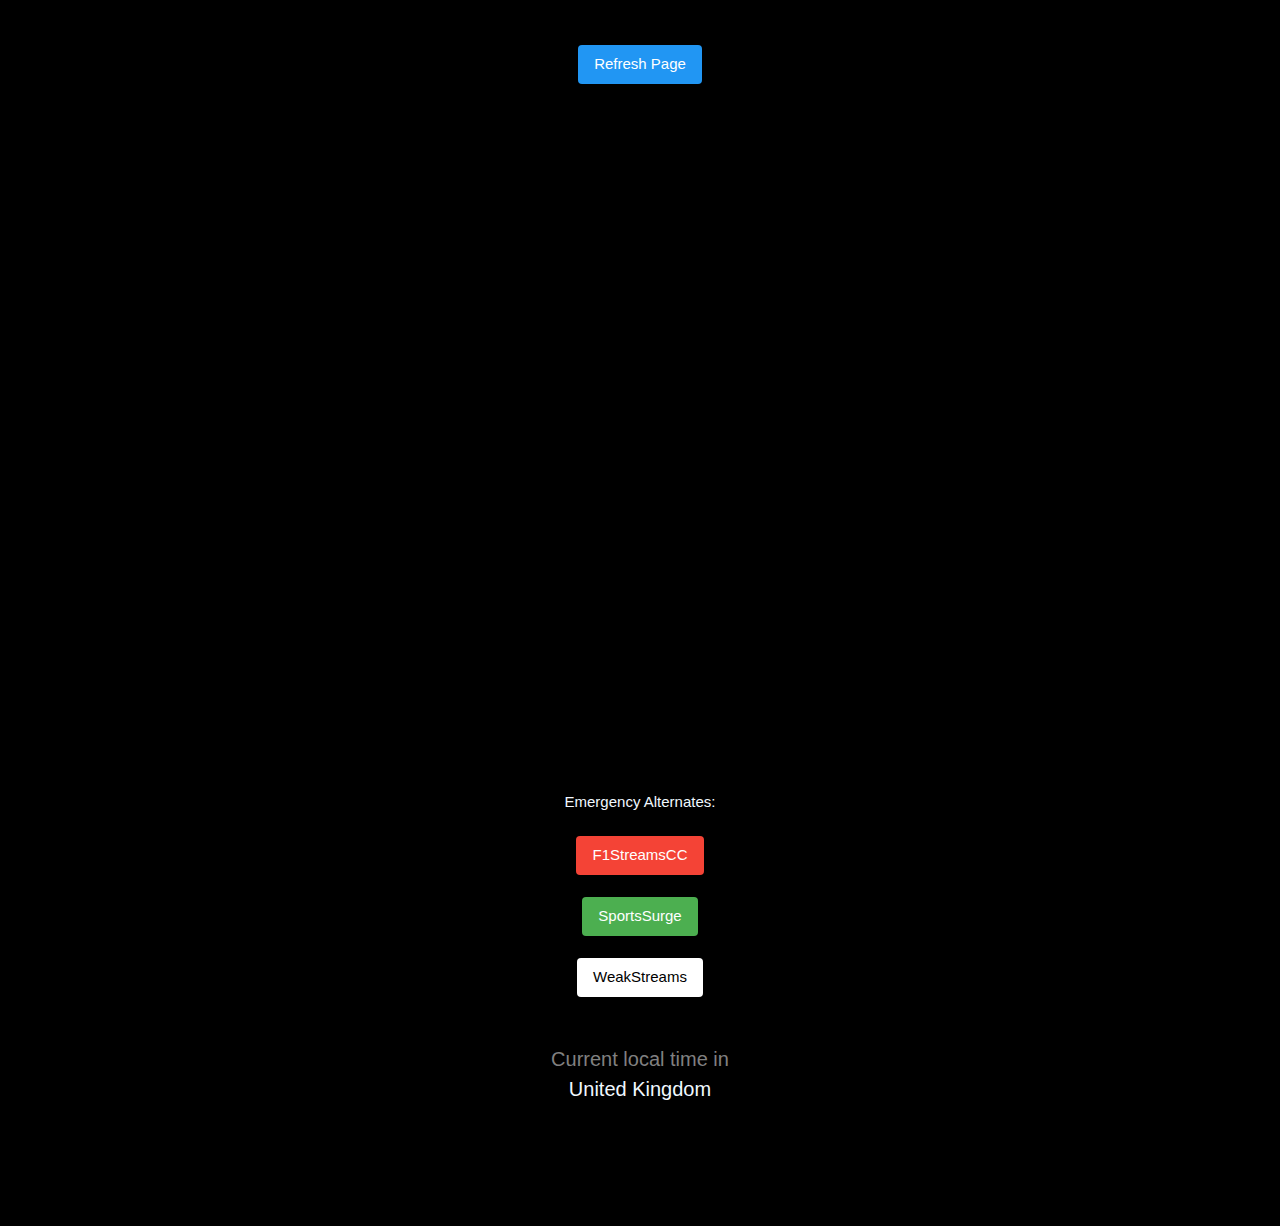
<file: f1weak.html>
<!DOCTYPE html>
<html lang="en">
  <head>
    <meta charset="UTF-8" />
    <meta http-equiv="X-UA-Compatible" content="IE=edge" />
    <meta name="viewport" content="width=device-width, initial-scale=1.0" />
    <title>Abeer's F1 Live Stream</title>
    <meta name="apple-mobile-web-app-capable" content="yes" />
    <link rel="icon" type="image/x-icon" href="f1logo.ico" />
    <link rel="stylesheet" href="https://www.w3schools.com/w3css/4/w3.css" />
  </head>
  <body
    style="
      background-color: rgb(0, 0, 0);
      color: aliceblue;
      font-family: Verdana, Geneva, Tahoma, sans-serif;
    "
  >
    <br /><br />
    <center>
      <button
        type="button"
        class="w3-button w3-round w3-blue"
        onClick="window.location.reload();"
      >
        Refresh Page
      </button>
      <br /><br />
      <div style="height: 50vw">
        <iframe
          frameborder="0"
          height="100%"
          width="100%"
          src="http://weakstreams.com/streams/912"
          allowfullscreen
          scrolling="no"
          allowtransparency
        ></iframe>
      </div>
      <br /><br />
      Emergency Alternates:<br /><br />
      <button
        type="button"
        class="w3-button w3-round w3-red"
        onclick=" window.open('https://main.formula1stream.cc/','_blank')"
      >
        F1StreamsCC</button
      ><br /><br />
      <button
        type="button"
        class="w3-button w3-round w3-green"
        onclick=" window.open('https://sportsurge.club/motor-sportsstreams','_blank')"
      >
        SportsSurge</button
      ><br /><br />
      <button
        type="button"
        class="w3-button w3-round w3-white"
        onclick=" window.open('http://weakstreams.com/streams/912','_blank')"
      >
        WeakStreams</button
      ><br /><br />
      <div style="text-align: center; padding: 1em 0">
        <h4>
          <a
            style="text-decoration: none"
            href="https://www.zeitverschiebung.net/en/country/gb"
            ><span style="color: gray">Current local time in</span><br />United
            Kingdom</a
          >
        </h4>
        <iframe
          src="https://www.zeitverschiebung.net/clock-widget-iframe-v2?language=en&size=small&timezone=Europe%2FLondon"
          width="90%"
          height="90"
          frameborder="0"
          seamless
        ></iframe>
      </div>
    </center>
  </body>
</html>
</file>
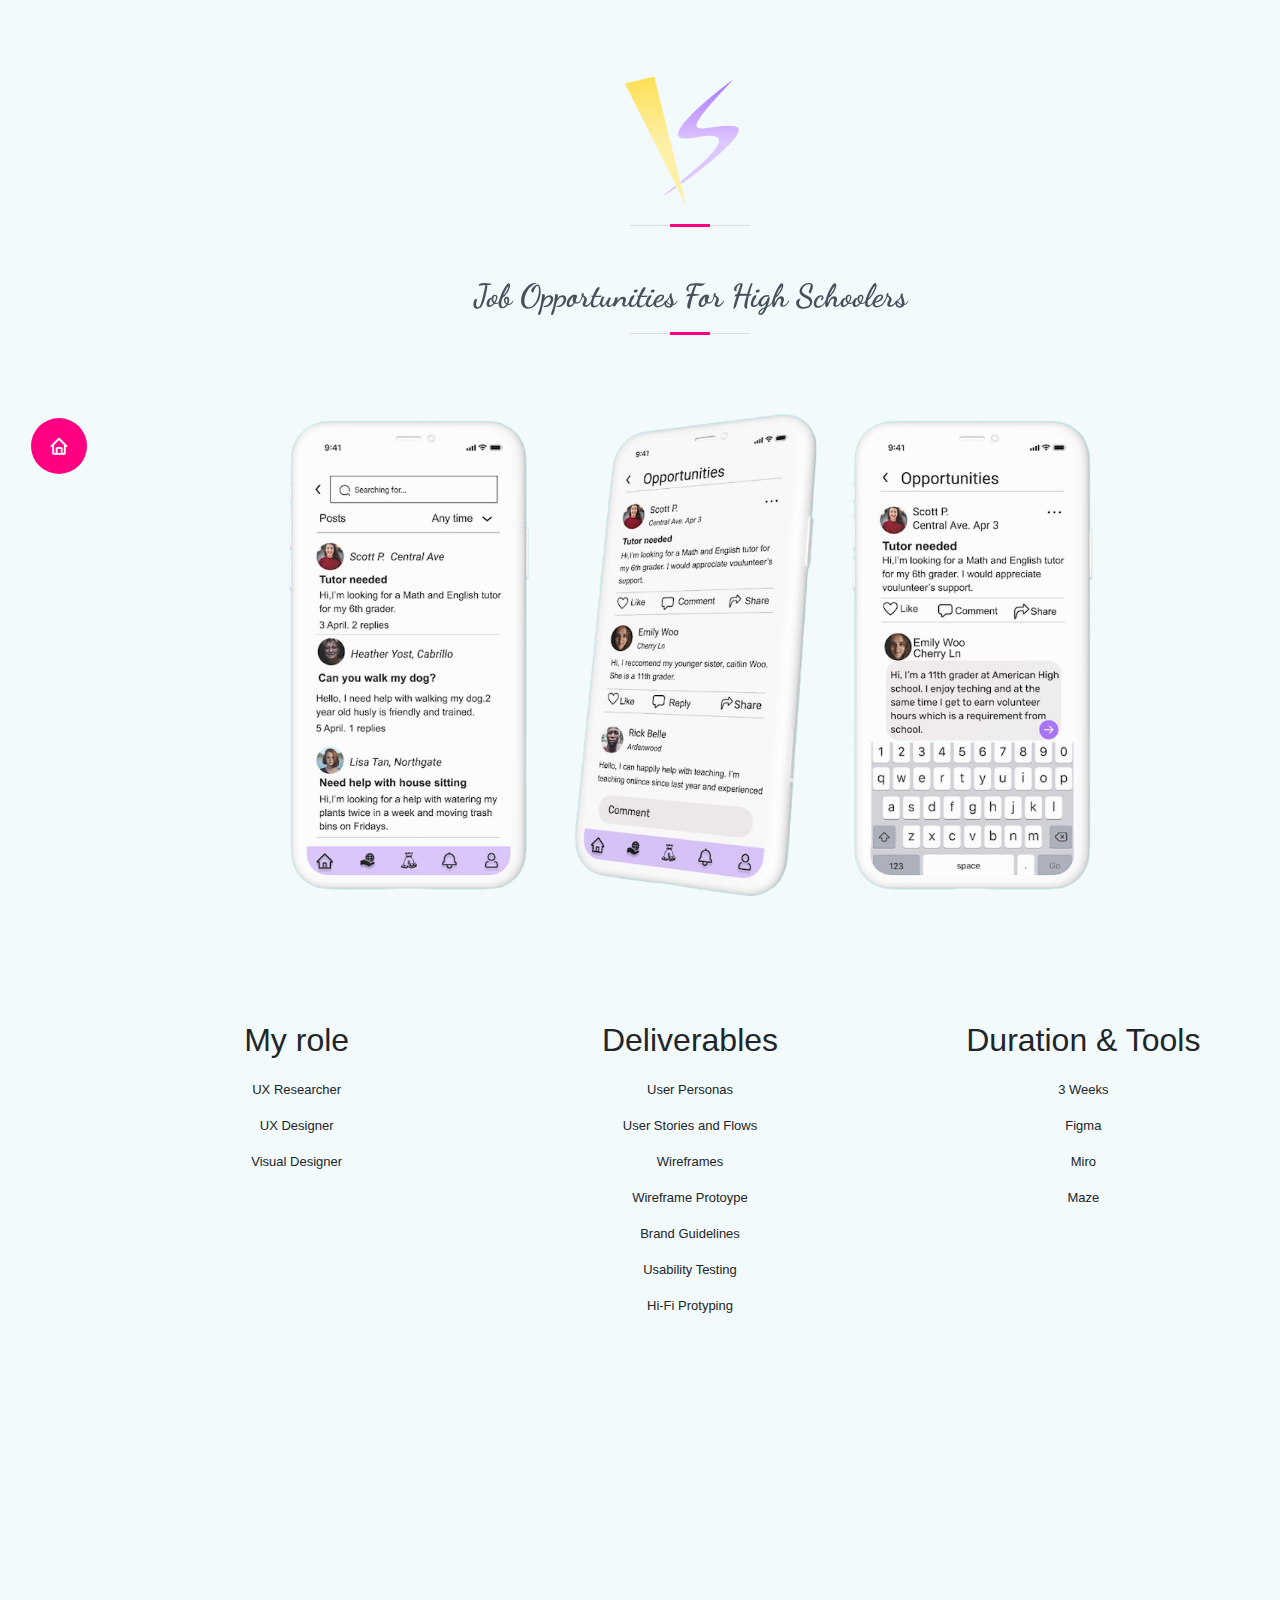
<file: portfolio-details2.html>
<!DOCTYPE html>
<html lang="en">

<head>
  <meta charset="utf-8">
  <meta content="width=device-width, initial-scale=1.0" name="viewport">

  <title>Gouri Bajpai - Flight Ez Case Study</title>
  <meta content="" name="description">
  <meta content="" name="keywords">

  <!-- Favicons -->
  <link href="assets/img/favicon.png" rel="icon">
  <link href="assets/img/apple-touch-icon.png" rel="apple-touch-icon">

  <!-- Google Fonts -->
  <link
    href="https://fonts.googleapis.com/css?family=Open+Sans:300,300i,400,400i,600,600i,700,700i|Raleway:300,300i,400,400i,500,500i,600,600i,700,700i|Poppins:300,300i,400,400i,500,500i,600,600i,700,700i"
    rel="stylesheet">
  <link rel="preconnect" href="https://fonts.gstatic.com">
  <link href="https://fonts.googleapis.com/css2?family=Dancing+Script&display=swap" rel="stylesheet">
  <!-- Vendor CSS Files -->
  <link href="assets/vendor/aos/aos.css" rel="stylesheet">
  <link href="assets/vendor/bootstrap/css/bootstrap.min.css" rel="stylesheet">
  <link href="assets/vendor/bootstrap-icons/bootstrap-icons.css" rel="stylesheet">
  <link href="assets/vendor/boxicons/css/boxicons.min.css" rel="stylesheet">
  <link href="assets/vendor/glightbox/css/glightbox.min.css" rel="stylesheet">
  <link href="assets/vendor/swiper/swiper-bundle.min.css" rel="stylesheet">

  <!-- Template Main CSS File -->
  <link href="assets/css/style.css" rel="stylesheet">
  <link rel="stylesheet" href="https://maxcdn.bootstrapcdn.com/bootstrap/4.0.0/css/bootstrap.min.css"
    integrity="sha384-Gn5384xqQ1aoWXA+058RXPxPg6fy4IWvTNh0E263XmFcJlSAwiGgFAW/dAiS6JXm" crossorigin="anonymous">


  <!-- =======================================================
  * Template Name: MyResume - v4.0.1
  * Template URL: https://bootstrapmade.com/free-html-bootstrap-template-my-resume/
  * Author: BootstrapMade.com
  * License: https://bootstrapmade.com/license/
  ======================================================== -->
  <!-- Global site tag (gtag.js) - Google Analytics -->
  <script async src="https://www.googletagmanager.com/gtag/js?id=G-21QV6SDMN7"></script>
  <script>
    window.dataLayer = window.dataLayer || [];
    function gtag() { dataLayer.push(arguments); }
    gtag('js', new Date());

    gtag('config', 'G-21QV6SDMN7');
  </script>
  <script src="https://code.jquery.com/jquery-3.2.1.slim.min.js"
    integrity="sha384-KJ3o2DKtIkvYIK3UENzmM7KCkRr/rE9/Qpg6aAZGJwFDMVNA/GpGFF93hXpG5KkN"
    crossorigin="anonymous"></script>
  <script src="https://cdnjs.cloudflare.com/ajax/libs/popper.js/1.12.9/umd/popper.min.js"
    integrity="sha384-ApNbgh9B+Y1QKtv3Rn7W3mgPxhU9K/ScQsAP7hUibX39j7fakFPskvXusvfa0b4Q"
    crossorigin="anonymous"></script>
  <script src="https://maxcdn.bootstrapcdn.com/bootstrap/4.0.0/js/bootstrap.min.js"
    integrity="sha384-JZR6Spejh4U02d8jOt6vLEHfe/JQGiRRSQQxSfFWpi1MquVdAyjUar5+76PVCmYl"
    crossorigin="anonymous"></script>
</head>

<body style="overflow-x: hidden; background-color: rgba(242,250,252,255);">

  <!-- ======= Mobile nav toggle button ======= -->
  <!-- <button type="button" class="mobile-nav-toggle d-xl-none"><i class="bi bi-list mobile-nav-toggle"></i></button> -->
  <i class="bi bi-list mobile-nav-toggle d-xl-none"></i>
  <!-- ======= Header ======= -->
  <header id="header" class="d-flex flex-column justify-content-center">

    <nav id="navbar" class="navbar nav-menu">
      <ul>
        <li><a href="https://abeerbpi.github.io/momsresume/" class="nav-link scrollto active"><i class="bx bx-home"></i>
            <span>Return Home</span></a></li>
      </ul>
    </nav><!-- .nav-menu -->

  </header><!-- End Header -->



  <main id="main">

    <!-- ======= About Section ======= -->
    <section style="margin: 0; padding: 0;" id="about" class="about">
      <div class="container" data-aos="fade-up">

        <div class="section-title-fe">
          <br><br><br>
          <h2>
            <center><img style="height: 15vh; " src="assets\img\image-removebg-preview.png"></center>
          </h2>
        </div>
        <div class="section-title">
          <h2 style="font-family: 'Dancing Script', cursive; text-transform: capitalize;">Job Opportunities for High
            Schoolers</h2>
        </div>
      </div>
    </section><!-- End About Section -->
    <center>
      <img data-aos="fade-up" src="assets\img\Screenshot_2021-04-23_230438-removebg.png" style="height: 60vh;">

      <br><br><br><br><br>
      <div class="container-fluid">
        <div style="font-size: x-large;" class="row">
          <div class="col-sm-4">
            <h2>My role</h2>
            <span style="font-size: small;">
              UX Researcher<br>
              UX Designer<br>
              Visual Designer<br>
            </span>
          </div>
          <div class="col-sm-4">
            <h2>Deliverables</h2>
            <span style="font-size: small;">

              User Personas<br>
              User Stories and Flows<br>
              Wireframes<br>
              Wireframe Protoype<br>
              Brand Guidelines<br>
              Usability Testing<br>
              Hi-Fi Protyping<br>
            </span>
          </div>
          <div class="col-sm-4">
            <h2>Duration & Tools</h2><span style="font-size: small;">

              3 Weeks<br>
              Figma<br>
              Miro<br>
              Maze<br>
            </span>
          </div>
        </div>
      </div>
      <br><br>
      <!-- ======= Facts Section ======= -->
      <section style="margin: 0; padding: 0;" id="facts" class="facts">
        <div class="container" data-aos="fade-up">

          <div class="section-title">
            <h2>Buisness Requirements</h2>
            <p>To build an MVP which allows our high schoolers to see list of volunteering opportunities in the
              community.<br><br>Ensure that user can select jobs of their interest.
              <br><br>Allow user to create a profile and see the filtered list of jobs.
              <br><br>Allows both parties to establish communication in a safe environment.
            </p>
          </div>
        </div>
      </section><!-- End Facts Section -->


      <!-- ======= Portfolio Section ======= -->
      <section style="margin: 0; padding: 0;" id="portfolio" class="portfolio section-bg">
        <div class="container" data-aos="fade-up">

          <div class="section-title">
            <h2>The Problem</h2>
            <p>It's not so easy to find volunteer opportunities.<br><br>No way to reach out to people who are in
              need.<br><br>No platform to communicate directly for this kind of mutual aid.<br><br>Information available
              about these jobs is highly limited.<br><br>Safety issue for minors</p>
          </div>

        </div>
      </section><!-- End Portfolio Section -->

      <!-- ======= Portfolio Section ======= -->
      <section style="margin: 0; padding: 0;" id="portfolio" class="portfolio section-bg">
        <div class="container" data-aos="fade-up">

          <div class="section-title">
            <h2>Audience</h2>
            <p>High Schoolers/ Young Adults<br><br>People who are in need of a help in the community
              (Elderly, physically challenged, parents of young students etc)
            </p>
          </div>

        </div>
      </section><!-- End Portfolio Section -->

      <!-- ======= Portfolio Section ======= -->
      <section style="margin: 0; padding: 0;" id="portfolio" class="portfolio section-bg">
        <div class="container" data-aos="fade-up">

          <div class="section-title">
            <h2>Solutions</h2>
            App allows user to see the list
            of jobs nearby which are interesting.
            <br><br>User can filter the results on the basis
            of available days and hours<br><br>Background check feature makes it safe for everyone
            <br><br>User can direct communicate with people who
            seeks help in a open room kind of setup.
            Not one on one chat.


          </div>

        </div>

        <div class="row" style="max-width: 60%;">
          <div class="col-sm-6"><img data-aos="fade-up" style="border-radius: 10px; max-width: 80%; height: auto;"
              src="assets\img\image__3_-removebg-preview.png"></div>
          <div class="col-sm-6"><img data-aos="fade-up" style="border-radius: 10px; max-width: 80%; height: auto;"
              src="assets\img\image__4_-removebg-preview.png"></div>
        </div>
      </section><!-- End Portfolio Section -->
      <br>
      <!-- ======= Portfolio Section ======= -->
      <section style="margin: 0; padding: 0;" id="portfolio" class="portfolio section-bg">
        <div class="container" data-aos="fade-up">

          <div class="section-title">
            <h2>Accessibility</h2>
            <p>1. Hierarchy<br>2. Navigation bar with picture icons<br>3. Use of familiar format of elements.
              <br>4. Back and next click navigation
              <br>5. Followed mental model especially in opportunities list
              <br>6. Font sizes
              and Font weights
              <br>7. Alternate text<br>8. Accessible color palette

            </p>
          </div>

        </div>
      </section><!-- End Portfolio Section -->
      <!-- ======= Portfolio Section ======= -->
      <section style="margin: 0; padding: 0;" id="portfolio" class="portfolio section-bg">
        <div class="container" data-aos="fade-up">

          <div class="section-title">
            <h2>Process</h2>
            <p>I tackled this challenge using the Double Diamond approach which consists of four phases, Discovery,
              Define, Develop, and Deliver.


            </p>
          </div>

        </div>
      </section><!-- End Portfolio Section -->
      <!-- ======= Portfolio Section ======= -->
      <section style="margin: 0; padding: 0;" id="portfolio" class="portfolio section-bg">
        <div class="container" data-aos="fade-up">

          <div class="section-title">
            <h2 style="color: #ff0083;">Discover Phase</h2>

          </div>

        </div>

      </section><!-- End Portfolio Section -->
      <!-- ======= Portfolio Section ======= -->
      <section style="margin: 0; padding: 0;" id="portfolio" class="portfolio section-bg">
        <div class="container" data-aos="fade-up">

          <div class="section-title">
            <h2>Research</h2>

            </p>
          </div>

        </div>
      </section><!-- End Portfolio Section -->
      <!-- ======= Portfolio Section ======= -->
      <section style="margin: 0; padding: 0;" id="portfolio" class="portfolio section-bg">
        <div class="container" data-aos="fade-up">

          <div class="section-title">
            <h2>Quantitative Research</h2>
            <p>To learn more about our audience, a survey was conducted via Google Forms. The surveys were followed up by a user interviews, conducted over the phone, in which there were five participants.
            </p>

          </div>

        </div>

        <!--<div style="width: 65%;" id="carouselExampleControls" class="carousel slide" data-ride="carousel">
          <div class="carousel-inner">
            <div class="carousel-item active">
              <img class="d-block w-100" src="assets\img\portfolio\Survey chart.PNG" alt="First slide">
            </div>
            <div class="carousel-item">
              <img class="d-block w-100" src="assets\img\portfolio\VS Survey chart.PNG" alt="Second slide">
            </div>
            <div class="carousel-item">
              <img class="d-block w-100" src="assets\img\portfolio\VS Survey chart1.PNG" alt="Third slide">
            </div>
            <div class="carousel-item">
              <img class="d-block w-100" src="assets\img\portfolio\VS survey.PNG" alt="Fourth slide">
            </div>
          </div>
          <a class="carousel-control-prev" href="#carouselExampleControls" role="button" data-slide="prev">
            <span class="carousel-control-prev-icon" aria-hidden="true"></span>
            <span class="sr-only">Previous</span>
          </a>
          <a class="carousel-control-next" href="#carouselExampleControls" role="button" data-slide="next">
            <span class="carousel-control-next-icon" aria-hidden="true"></span>
            <span class="sr-only">Next</span>
          </a>
        </div><br>-->

        <div class="row">
          <div class="col-sm-12"><img data-aos="fade-up" style="border-radius: 10px; max-width: 60%; height: auto;"
              src="assets/img/jj.png"></div>
          <div class="col-sm-12"><img data-aos="fade-up" style="border-radius: 10px; max-width: 60%; height: auto;"
              src="assets/img/jj2.png"></div>
          <div class="col-sm-12"><img data-aos="fade-up" style="border-radius: 10px; max-width: 60%; height: auto;"
              src="assets/img/jj3.png"></div>
          <div class="col-sm-12"><img data-aos="fade-up" style="border-radius: 10px; max-width: 60%; height: auto;"
              src="assets/img/jj4.png"></div>
              <div class="col-sm-12"><img data-aos="fade-up" style="border-radius: 10px; max-width: 60%; height: auto;"
                src="assets/img/jj5.png"></div>
                <div class="col-sm-12"><img data-aos="fade-up" style="border-radius: 10px; max-width: 60%; height: auto;"
                  src="assets/img/jj6.png"></div>
                  <div class="col-sm-12"><img data-aos="fade-up" style="border-radius: 10px; max-width: 60%; height: auto;"
                    src="assets/img/jj7.png"></div>
        </div>
      </section><!-- End Portfolio Section -->

      <!-- ======= Portfolio Section ======= -->
      <section style="margin: 0; padding: 0;" id="portfolio" class="portfolio section-bg">
        <div class="container" data-aos="fade-up">

          <div class="section-title">
            <h2>Takeaways</h2>
            44% want to get notified 2 days ahead<br>
            57% preferred text message notification<br>
            78% renters are student pilots<br>
            33% - Under 25 Y/O<br>
            33% - 35 to 45 Y/O<br>
            Flight Circle and Boston Flight Training Center will be my two sources for research
          </div>

        </div>

      </section><!-- End Portfolio Section -->
      <!-- ======= Portfolio Section ======= -->
      <section style="margin: 0; padding: 0;" id="portfolio" class="portfolio section-bg">
        <div class="container" data-aos="fade-up">

          <div class="section-title">
            <h2>Competitive Analysis</h2>

          </div>

        </div>


        <div class="row">
          <div class="col-sm-12"><img data-aos="fade-up" style="border-radius: 10px; max-width: 50%; height: auto;"
              src="assets\img\portfolio\og.jpg"></div>
        </div>
      </section><!-- End Portfolio Section --><br><br>
      <!-- ======= Portfolio Section ======= -->
      <section style="margin: 0; padding: 0;" id="portfolio" class="portfolio section-bg">
        <div class="container" data-aos="fade-up">

          <div class="section-title">
            <h2>Qualitative Research</h2>
            One on one using Zoom

          </div>

        </div>

      </section><!-- End Portfolio Section -->
      <!-- ======= Portfolio Section ======= -->
      <section style="margin: 0; padding: 0;" id="portfolio" class="portfolio section-bg">
        <div class="container" data-aos="fade-up">

          <div class="section-title">
            <h2 style="color: #ff0083;">Define Phase</h2>

          </div>

        </div>

      </section><!-- End Portfolio Section -->
      <!-- ======= Portfolio Section ======= -->
      <section style="margin: 0; padding: 0;" id="portfolio" class="portfolio section-bg">
        <div class="container" data-aos="fade-up">

          <div class="section-title">
            <h2>User Persona</h2>

          </div>

        </div>


        <div class="row">
          <div class="col-sm-12"><img data-aos="fade-up" style="border-radius: 10px; max-width: 75%; height: auto; margin-bottom: 2%;"
              src="assets/img/ss6.png"></div>
              <center><div class="col-sm-6"><img data-aos="fade-up" style="border-radius: 10px; max-width: 75%; height: auto;"
                src="assets/img/jj8.png"></div></center>
        </div>
      </section><!-- End Portfolio Section --><br><br>
      <!-- 
      <section style="margin: 0; padding: 0;" id="portfolio" class="portfolio section-bg">
        <div class="container" data-aos="fade-up">

          <div class="section-title">
            <h2>User Journey</h2>

          </div>

        </div>


        <div class="row">
          <div class="col-sm-12"><img data-aos="fade-up" style="border-radius: 10px; max-width: 60%; height: auto;"
              src="assets/img/ss7.jpg"></div>
        </div>
      </section><br><br>-->
      <!-- ======= Portfolio Section ======= -->
      <section style="margin: 0; padding: 0;" id="portfolio" class="portfolio section-bg">
        <div class="container" data-aos="fade-up">

          <div class="section-title">
            <h2>Empathy Map</h2>

          </div>

        </div>


        <div class="row">
          <div class="col-sm-12"><img data-aos="fade-up" style="border-radius: 10px; max-width: 40%; height: auto;"
              src="assets\img\portfolio\empathymap.jpg"></div>
        </div>
      </section><!-- End Portfolio Section --><br><br>
      <!-- ======= Portfolio Section ======= -->
      <section style="margin: 0; padding: 0;" id="portfolio" class="portfolio section-bg">
        <div class="container" data-aos="fade-up">

          <div class="section-title">
            <h2>User Stories</h2>

          </div>

        </div>


        <div class="row">
          <div class="col-sm-12"><img data-aos="fade-up" style="border-radius: 10px; max-width: 60%; height: auto;"
              src="assets\img\User Storiess.png"></div>
        </div>
      </section><!-- End Portfolio Section --><br><br>
            <!-- ======= Portfolio Section ======= -->
            <section style="margin: 0; padding: 0;" id="portfolio" class="portfolio section-bg">
              <div class="container" data-aos="fade-up">
      
                <div class="section-title">
                  <h2>User Journey</h2>
      
                </div>
      
              </div>
      
      
              <div class="row">
                <div class="col-sm-12"><img data-aos="fade-up" style="border-radius: 10px; max-width: 60%; height: auto;"
                    src="assets\img\jj9.png"></div>
              </div>
            </section><!-- End Portfolio Section --><br><br>
      <!-- ======= Portfolio Section ======= -->
      <section style="margin: 0; padding: 0;" id="portfolio" class="portfolio section-bg">
        <div class="container" data-aos="fade-up">

          <div class="section-title">
            <h2 style="color: #ff0083;">Develop Phase</h2>

          </div>

        </div>

      </section><!-- End Portfolio Section --><br><br>
      <!-- ======= Portfolio Section ======= -->
      <section style="margin: 0; padding: 0;" id="portfolio" class="portfolio section-bg">
        <div class="container" data-aos="fade-up">

          <div class="section-title">
            <h2>User Flow</h2>

          </div>

        </div>


        <div class="row">
          <div class="col-sm-12"><img data-aos="fade-up" style="border-radius: 10px; max-width: 60%; height: auto;"
              src="assets\img\User Flow.jpg"></div>
        </div>
      </section><!-- End Portfolio Section --><br><br>
      <!-- ======= Portfolio Section ======= -->
      <section style="margin: 0; padding: 0;" id="portfolio" class="portfolio section-bg">
        <div class="container" data-aos="fade-up">

          <div class="section-title">
            <h2>Wireframe</h2>
          </div>

        </div>


        <div class="row">
          <div class="col-sm-12"><img data-aos="fade-up" style="border-radius: 10px; max-width: 60%; height: auto;"
              src="assets\img\portfolio\wreframe.jpg"></div>
        </div>
      </section><!-- End Portfolio Section --><br><br>

      <!-- ======= Portfolio Section ======= -->
      <section style="margin: 0; padding: 0;" id="portfolio" class="portfolio section-bg">
        <div class="container" data-aos="fade-up">

          <div class="section-title">
            <h2 style="color: #ff0083;">Deliver Phase</h2>

          </div>

        </div>

      </section><!-- End Portfolio Section -->
      <!-- ======= Portfolio Section ======= -->
      <section style="margin: 0; padding: 0;" id="portfolio" class="portfolio section-bg">
        <div class="container" data-aos="fade-up">

          <div class="section-title">
            <h2>Prototype Iteration 1</h2>
          </div>

        </div>


        <div class="row">
          <div class="col-sm-12"><img data-aos="fade-up" style="border-radius: 10px; max-width: 60%; height: auto;"
              src="assets\img\portfolio\wireframe1.jpg"></div>
              <p> </p>
          <div class="col-sm-12"><img data-aos="fade-up" style="border-radius: 10px; max-width: 60%; height: auto;"
              src="assets\img\portfolio\wireframe2.jpg"></div>

        </div>
      </section><!-- End Portfolio Section --><br><br>
      <section style="margin: 0; padding: 0;" id="portfolio" class="portfolio section-bg">
        <div class="container" data-aos="fade-up">

          <div class="section-title">
            <h2>Branding</h2>
            <p>Yellow is a color associated with sun. It symbolizes optimism, energy, joy, happiness and friendship. It might also stand for intellect
<br><br>Purple symbolizes wisdom, devotion, extravagance, pride, and creativity<br><br>Having a personality color green means you are kind, generous and compassionate
</p>
          </div>

        </div>


        <div class="row">
          <div class="col-sm-12"><img data-aos="fade-up" style="border-radius: 10px; max-width: 60%; height: auto;"
              src="assets\img\portfolio\moodboard.jpg"></div>
              <p> </p>
          <div class="col-sm-12"><img data-aos="fade-up" style="border-radius: 10px; max-width: 60%; height: auto;"
              src="assets\img\portfolio\branding.png"></div>
              <div class="col-sm-12"><img data-aos="fade-up" style="border-radius: 10px; max-width: 60%; height: auto;"
                src="assets\img\portfolio\Logo hand sketch.png"></div>
        </div>
      </section><!-- End Portfolio Section --><br><br>
      <section style="margin: 0; padding: 0;" id="portfolio" class="portfolio section-bg">
        <div class="container" data-aos="fade-up">

          <div class="section-title">
            <h2>Prototype Iteration 2</h2>
          </div>

        </div>


        <div class="row">
          <div class="col-sm-12"><img data-aos="fade-up" style="border-radius: 10px; max-width: 62%; height: auto;"
              src="assets\img\portfolio\wireframe3.jpg"></div>


        </div>
      </section><!-- End Portfolio Section --><br><br>
      <!-- ======= Portfolio Section ======= -->
      <section style="margin: 0; padding: 0;" id="portfolio" class="portfolio section-bg">
        <div class="container" data-aos="fade-up">

          <div class="section-title">
            <h2>Usability Testing</h2>
            <p style="font-size: x-large;"><b>Unmoderate Testing</b></p>

            <p style="font-size: x-large;">Tool: Maze</p>
          </div>

        </div>
        <div class="row">
          <p>Mission 1</p>
          <div class="col-sm-12"><img data-aos="fade-up" style="border-radius: 10px; max-width: 60%; height: auto;"
              src="assets\img\maze_report-mission-1-usability-breakdown.jpg"></div>
<p><br>Mission 2</p>
              <div class="col-sm-12"><img data-aos="fade-up" style="border-radius: 10px; max-width: 60%; height: auto;"
                src="assets\img\maze_report-mission-3-usability-breakdown.jpg"></div>
                <p><br>Mission 3</p>

                <div class="col-sm-12"><img data-aos="fade-up" style="border-radius: 10px; max-width: 60%; height: auto;"
                  src="assets\img\maze_report-mission-4-usability-breakdown.jpg"></div>
                  <p><br>Heat Map</p>

                <div class="col-sm-12"><img data-aos="fade-up" style="border-radius: 10px; max-width: 15%; height: auto;"
                  src="assets\img\portfolio\heatmap.jpg"></div><p> </p>
              <div class="col-sm-12"><img data-aos="fade-up" style="border-radius: 10px; max-width: 60%; height: auto;"
                src="assets\img\portfolio\heatmapreport.jpg"></div>

        </div>
      </section><!-- End Portfolio Section --><br><br>

      <!-- ======= Portfolio Section ======= -->
      <section style="margin: 0; padding: 0;" id="portfolio" class="portfolio section-bg">
        <div class="container" data-aos="fade-up">

          <div class="section-title">
            <h2>Testing via Zoom</h2>
            <p style="font-size: x-large"><b>Moderate Testing</b></p>
            <p><b>Tasks given to testers</b><br>1. Sign up<br>2.
              Select your interests<br>3. Select if you are volunteer job seeker or job poster (need help from volunteers)<br>4. Check the job list generated and select the one you are interested in.<br>5. Post your comment in the channel and start communication with job poster.<br><br><b>Takeaways:</b></p>
          </div>

        </div>


        <div class="row">
          <div class="col-sm-12"><img data-aos="fade-up" style="border-radius: 10px; max-width: 60%; height: auto;"
              src="assets\img\portfolio\usabilitytest.jpg"></div>

        </div>
      </section><!-- End Portfolio Section --><br><br>
      <!-- ======= Portfolio Section ======= -->
      <section style="margin: 0; padding: 0;" id="portfolio" class="portfolio section-bg">
        <div class="container" data-aos="fade-up">

          <div class="section-title">
            <h2>Annotations</h2>
          </div>

        </div>


        <div class="row">
          <div class="col-sm-12"><img data-aos="fade-up" style="border-radius: 10px; max-width: 55%; height: auto;"
              src="assets\img\Annotationa.PNG"></div>
          <p><br></p>
          <div class="col-sm-12"><img data-aos="fade-up" style="border-radius: 10px; max-width: 60%; height: auto;"
              src="assets\img\Iterations.png"></div>
        </div>
      </section><!-- End Portfolio Section --><br><br>
      <!-- ======= Portfolio Section ======= -->
      <section style="margin: 0; padding: 0;" id="portfolio" class="portfolio section-bg">
        <div class="container" data-aos="fade-up">

          <div class="section-title">
            <h2>Prototype Iteration 3</h2>
            <p style="cursor: pointer; color: blue;"
              onclick="window.location.href='https://www.figma.com/proto/Bhak5yKpDm0J4tMwJRSYFG/Volunteer-Student-II?page-id=0%3A1&node-id=102%3A0&viewport=1551%2C555%2C0.25&scaling=scale-down'">
              <b>Click on this text to be redirected to Figma to view prototype in more detail.</b>
            </p>
          </div>

        </div>


        <div class="row">
          <div class="col-sm-12"><img data-aos="fade-up" style="border-radius: 10px; max-width: 80%; height: auto;"
              src="assets\img\rwgeahetr.jpg"></div>

        </div>
      </section><!-- End Portfolio Section --><br><br>
      <!-- ======= Portfolio Section ======= -->
      End Portfolio Section
      <center><button type="button" onclick="window.location.href='index.html'" class="btn btn-info"
          style="color: white;">Return Home</button>
      </center>
  </main><!-- End #main -->
  <br><br><br>
  <!-- ======= Footer ======= -->
  <footer id="footer">
    <div class="container">
      <h3>Gouri Bajpai</h3>
      <div class="social-links">
        <a href="https://www.linkedin.com/in/gouri-bajpai-468988139/" class="linkedin"><i
            class="bx bxl-linkedin"></i></a>
      </div>

    </div>
  </footer><!-- End Footer -->

  <div id="preloader"></div>
  <a href="#" class="back-to-top d-flex align-items-center justify-content-center"><i
      class="bi bi-arrow-up-short"></i></a>

  <!-- Vendor JS Files -->
  <script src="assets/vendor/aos/aos.js"></script>
  <script src="assets/vendor/bootstrap/js/bootstrap.bundle.min.js"></script>
  <script src="assets/vendor/glightbox/js/glightbox.min.js"></script>
  <script src="assets/vendor/isotope-layout/isotope.pkgd.min.js"></script>
  <script src="assets/vendor/php-email-form/validate.js"></script>
  <script src="assets/vendor/purecounter/purecounter.js"></script>
  <script src="assets/vendor/swiper/swiper-bundle.min.js"></script>
  <script src="assets/vendor/typed.js/typed.min.js"></script>
  <script src="assets/vendor/waypoints/noframework.waypoints.js"></script>

  <!-- Template Main JS File -->
  <script src="assets/js/main.js"></script>

</body>

</html>
</file>
<file: assets/css/style.css>
/**
* Template Name: MyResume - v4.0.1
* Template URL: https://bootstrapmade.com/free-html-bootstrap-template-my-resume/
* Author: BootstrapMade.com
* License: https://bootstrapmade.com/license/
*/

/*--------------------------------------------------------------
# General
--------------------------------------------------------------*/

.carousel-control-prev-icon, .carousel-control-next-icon {
  height: 100px;
  width: 100px;
  outline: black;
  background-size: 100%, 100%;
  border-radius: 50%;
  border: 0px solid black;
  background-image: none;
}

.carousel-control-next-icon:after
{
  content: '>';
  font-size: 55px;
  color: black;
}

.carousel-control-prev-icon:after {
  content: '<';
  font-size: 55px;
  color: black;
}

.btn-info, .btn-info:hover, .btn-info:active, .btn-info:visited {
  background-color: #ff0083 !important;
  outline: none !important;
  border: none !important;
  border-radius: 14px;
}

::-moz-selection { /* Code for Firefox */
  color: rgb(255, 255, 255);
  background: #ff0586d5;
}

::selection {
  color: rgb(255, 255, 255);
  background: #ff0586ce;
}

/* width */
::-webkit-scrollbar {
  background: transparent;
  width: 8px;
}

/* Track */
::-webkit-scrollbar-track {
  box-shadow: inset 0 0 1px rgba(255, 255, 255, 0); 
  border-radius: 8px;
}
 
/* Handle */
::-webkit-scrollbar-thumb {
  background: #ff0084; 
  border-radius: 8px;
}

/* Handle on hover */
::-webkit-scrollbar-thumb:hover {
  background: #e20075e0; 
}

body {
  font-family: "Raleway", sans-serif;
  color: #272829;
}

a {
  color: #ff0083;
  text-decoration: none;
}

a:hover {
  color: #ff0083;
  text-decoration: none;
}

h1, h2, h3, h4, h5, h6 {
  font-family: "Raleway", sans-serif;
}

/*--------------------------------------------------------------
# Back to top button
--------------------------------------------------------------*/
.back-to-top {
  position: fixed;
  visibility: hidden;
  opacity: 0;
  right: 15px;
  bottom: 15px;
  z-index: 996;
  background: #ff0083;
  width: 40px;
  height: 40px;
  border-radius: 50px;
  transition: all 0.4s;
}

.back-to-top i {
  font-size: 28px;
  color: #fff;
  line-height: 0;
}

.back-to-top:hover {
  background: #ff2294;
  color: #fff;
}

.back-to-top.active {
  visibility: visible;
  opacity: 1;
}

/*--------------------------------------------------------------
# Preloader
--------------------------------------------------------------*/
#preloader {
  position: fixed;
  top: 0;
  left: 0;
  right: 0;
  bottom: 0;
  z-index: 9999;
  overflow: hidden;
  background: #fff;
}

#preloader:before {
  content: "";
  position: fixed;
  top: calc(50% - 30px);
  left: calc(50% - 30px);
  border: 6px solid #ff0083;
  border-top-color: #fff;
  border-bottom-color: #fff;
  border-radius: 50%;
  width: 60px;
  height: 60px;
  -webkit-animation: animate-preloader 1s linear infinite;
  animation: animate-preloader 1s linear infinite;
}

@-webkit-keyframes animate-preloader {
  0% {
    transform: rotate(0deg);
  }
  100% {
    transform: rotate(360deg);
  }
}

@keyframes animate-preloader {
  0% {
    transform: rotate(0deg);
  }
  100% {
    transform: rotate(360deg);
  }
}

/*--------------------------------------------------------------
# Disable aos animation delay on mobile devices
--------------------------------------------------------------*/
@media screen and (max-width: 768px) {
  [data-aos-delay] {
    transition-delay: 0 !important;
  }
}

/*--------------------------------------------------------------
# Header
--------------------------------------------------------------*/
#header {
  position: fixed;
  top: 0;
  left: 0;
  bottom: 0;
  z-index: 9997;
  transition: all 0.5s;
  padding: 15px;
  overflow-y: auto;
}

@media (max-width: 992px) {
  #header {
    width: 300px;
    background: #fff;
    border-right: 1px solid #e6e9ec;
    left: -300px;
  }
}

@media (min-width: 992px) {
  #main {
    margin-left: 100px;
  }
}

/*--------------------------------------------------------------
# Navigation Menu
--------------------------------------------------------------*/
/**
* Desktop Navigation 
*/
.nav-menu {
  padding: 0;
  display: block;
}

.nav-menu * {
  margin: 0;
  padding: 0;
  list-style: none;
}

.nav-menu > ul > li {
  position: relative;
  white-space: nowrap;
}

.nav-menu a {
  display: flex;
  align-items: center;
  color: #45505b;
  padding: 10px 18px;
  margin-bottom: 8px;
  transition: 0.3s;
  font-size: 15px;
  border-radius: 50px;
  background: #f2f3f5;
  height: 56px;
  width: 100%;
  overflow: hidden;
  transition: 0.3s;
}

.nav-menu a i {
  font-size: 20px;
}

.nav-menu a span {
  padding: 0 5px 0 7px;
  color: #45505b;
}

@media (min-width: 992px) {
  .nav-menu a {
    width: 56px;
  }
  .nav-menu a span {
    display: none;
    color: #fff;
  }
}

.nav-menu a:hover, .nav-menu .active, .nav-menu li:hover > a {
  color: #fff;
  background: #ff0083;
}

.nav-menu a:hover span, .nav-menu .active span, .nav-menu li:hover > a span {
  color: #fff;
}

.nav-menu a:hover, .nav-menu li:hover > a {
  width: 100%;
  color: #fff;
}

.nav-menu a:hover span, .nav-menu li:hover > a span {
  display: block;
}

/**
* Mobile Navigation 
*/
.mobile-nav-toggle {
  position: fixed;
  right: 10px;
  top: 10px;
  z-index: 9998;
  border: 0;
  background: none;
  font-size: 28px;
  transition: all 0.4s;
  outline: none !important;
  line-height: 0;
  cursor: pointer;
  border-radius: 50px;
  padding: 5px;
}

.mobile-nav-toggle i {
  color: #45505b;
}

.mobile-nav-active {
  overflow: hidden;
}

.mobile-nav-active #header {
  left: 0;
}

.mobile-nav-active .mobile-nav-toggle {
  color: #fff;
  background-color: #ff0083;
}

/*--------------------------------------------------------------
# Hero Section
--------------------------------------------------------------*/
#hero {
  width: 100%;
  height: 100vh;
  background: url("../img/hero-bg.png") top right no-repeat;
  background-size: cover;
  position: relative;
}

@media (min-width: 992px) {
  #hero {
    padding-left: 160px;
  }
}

#hero:before {
  content: "";
  background: rgba(255, 255, 255, 0.719);
  position: absolute;
  bottom: 0;
  top: 0;
  left: 0;
  right: 0;
}

#hero h1 {
  margin: 0;
  font-size: 64px;
  font-weight: 700;
  line-height: 56px;
  color: #45505b;
}

#hero p {
  color: #45505b;
  margin: 15px 0 0 0;
  font-size: 26px;
  font-family: "Raleway", sans-serif;
}

#hero p span {
  color: #ff0083;
  letter-spacing: 1px;
}

#hero .social-links {
  margin-top: 30px;
}

#hero .social-links a {
  font-size: 24px;
  display: inline-block;
  color: #45505b;
  line-height: 1;
  margin-right: 20px;
  transition: 0.3s;
}

#hero .social-links a:hover {
  color: #ff0083;
}

@media (max-width: 992px) {
  #hero {
    text-align: center;
  }
  #hero h1 {
    font-size: 32px;
    line-height: 36px;
  }
  #hero p {
    margin-top: 10px;
    font-size: 20px;
    line-height: 24px;
  }
}

/*--------------------------------------------------------------
# Sections General
--------------------------------------------------------------*/
section {
  padding: 60px 0;
  overflow: hidden;
}

.section-title {
  text-align: center;
  padding-bottom: 30px;
}

.section-title h2 {
  font-size: 32px;
  font-weight: bold;
  text-transform: uppercase;
  margin-bottom: 20px;
  padding-bottom: 20px;
  position: relative;
  color: #45505b;
}

.section-title h2::before {
  content: '';
  position: absolute;
  display: block;
  width: 120px;
  height: 1px;
  background: #ddd;
  bottom: 1px;
  left: calc(50% - 60px);
}

.section-title h2::after {
  content: '';
  position: absolute;
  display: block;
  width: 40px;
  height: 3px;
  background: #ff0083;
  bottom: 0;
  left: calc(50% - 20px);
}

.section-title p {
  margin-bottom: 0;
}

.section-title-fe {
  text-align: center;
  padding-bottom: 30px;
}

.section-title-fe h2 {
  font-size: 75px;
  font-weight: bold;
  text-transform: uppercase;
  margin-bottom: 20px;
  padding-bottom: 20px;
  position: relative;
  color: #45505b;
}

.section-title-fe h2::before {
  content: '';
  position: absolute;
  display: block;
  width: 120px;
  height: 1px;
  background: #ddd;
  bottom: 1px;
  left: calc(50% - 60px);
}

.section-title-fe h2::after {
  content: '';
  position: absolute;
  display: block;
  width: 40px;
  height: 3px;
  background: #ff0083;
  bottom: 0;
  left: calc(50% - 20px);
}

.section-title-fe p {
  margin-bottom: 0;
}



/*--------------------------------------------------------------
# About
--------------------------------------------------------------*/
.about .content h3 {
  font-weight: 700;
  font-size: 26px;
  color: #728394;
}

.about .content ul {
  list-style: none;
  padding: 0;
}

.about .content ul li {
  margin-bottom: 20px;
  display: flex;
  align-items: center;
}

.about .content ul strong {
  margin-right: 10px;
}

.about .content ul i {
  font-size: 16px;
  margin-right: 5px;
  color: #ff0083;
  line-height: 0;
}

.about .content p:last-child {
  margin-bottom: 0;
}

/*--------------------------------------------------------------
# Facts
--------------------------------------------------------------*/
.facts .count-box {
  padding: 30px 30px 25px 30px;
  margin-top: 30px;
  width: 100%;
  position: relative;
  text-align: center;
  background: #fff;
}

.facts .count-box i {
  position: absolute;
  top: -25px;
  left: 50%;
  transform: translateX(-50%);
  font-size: 24px;
  background: #ff0083;
  color: #fff;
  border-radius: 50px;
  display: inline-flex;
  align-items: center;
  justify-content: center;
  width: 48px;
  height: 48px;
}

.facts .count-box span {
  font-size: 36px;
  display: block;
  font-weight: 600;
  color: #011426;
}

.facts .count-box p {
  padding: 0;
  margin: 0;
  font-family: "Raleway", sans-serif;
  font-size: 14px;
}

/*--------------------------------------------------------------
# Akills
--------------------------------------------------------------*/
.skills .progress {
  height: 60px;
  display: block;
  background: none;
  border-radius: 0;
}

.skills .progress .skill {
  padding: 10px 0;
  margin: 0;
  text-transform: uppercase;
  display: block;
  font-weight: 600;
  font-family: "Raleway", sans-serif;
  color: #45505b;
}

.skills .progress .skill .val {
  float: right;
  font-style: normal;
}

.skills .progress-bar-wrap {
  background: #f2f3f5;
}

.skills .progress-bar {
  width: 1px;
  height: 10px;
  transition: .9s;
  background-color: #ff0083;
}

/*--------------------------------------------------------------
# Resume
--------------------------------------------------------------*/
.resume .resume-title {
  font-size: 26px;
  font-weight: 700;
  margin-top: 20px;
  margin-bottom: 20px;
  color: #45505b;
}

.resume .resume-item {
  padding: 0 0 20px 20px;
  margin-top: -2px;
  border-left: 2px solid #ff0083;
  position: relative;
}

.resume .resume-item h4 {
  line-height: 18px;
  font-size: 18px;
  font-weight: 600;
  text-transform: uppercase;
  font-family: "Raleway", sans-serif;
  color: #ff0083;
  margin-bottom: 10px;
}

.resume .resume-item h5 {
  font-size: 16px;
  background: #f7f8f9;
  padding: 5px 15px;
  display: inline-block;
  font-weight: 600;
  margin-bottom: 10px;
}

.resume .resume-item ul {
  padding-left: 20px;
}

.resume .resume-item ul li {
  padding-bottom: 10px;
}

.resume .resume-item:last-child {
  padding-bottom: 0;
}

.resume .resume-item::before {
  content: "";
  position: absolute;
  width: 16px;
  height: 16px;
  border-radius: 50px;
  left: -9px;
  top: 0;
  background: #fff;
  border: 2px solid #ff0083;
}

/*--------------------------------------------------------------
# Portfolio
--------------------------------------------------------------*/
.portfolio .portfolio-item {
  margin-bottom: 30px;
}

.portfolio #portfolio-flters {
  padding: 0;
  margin: 0 auto 25px auto;
  list-style: none;
  text-align: center;
  background: #fff;
  border-radius: 50px;
  padding: 2px 15px;
}

.portfolio #portfolio-flters li {
  cursor: pointer;
  display: inline-block;
  padding: 10px 15px;
  font-size: 14px;
  font-weight: 600;
  line-height: 1;
  text-transform: uppercase;
  color: #272829;
  margin-bottom: 5px;
  transition: all 0.3s ease-in-out;
}

.portfolio #portfolio-flters li:hover, .portfolio #portfolio-flters li.filter-active {
  color: #ff0083;
}

.portfolio #portfolio-flters li:last-child {
  margin-right: 0;
}

.portfolio .portfolio-wrap {
  transition: 0.3s;
  position: relative;
  overflow: hidden;
  z-index: 1;
  background: rgba(69, 80, 91, 0.8);
}

.portfolio .portfolio-wrap::before {
  content: "";
  background: rgba(255, 255, 255, 0.7);
  position: absolute;
  left: 30px;
  right: 30px;
  top: 30px;
  bottom: 30px;
  transition: all ease-in-out 0.3s;
  z-index: 2;
  opacity: 0;
}

.portfolio .portfolio-wrap .portfolio-info {
  opacity: 0;
  position: absolute;
  top: 0;
  left: 0;
  right: 0;
  bottom: 0;
  text-align: center;
  z-index: 3;
  transition: all ease-in-out 0.3s;
  display: flex;
  flex-direction: column;
  justify-content: center;
  align-items: center;
}

.portfolio .portfolio-wrap .portfolio-info::before {
  display: block;
  content: "";
  width: 48px;
  height: 48px;
  position: absolute;
  top: 35px;
  left: 35px;
  border-top: 3px solid #d7dce1;
  border-left: 3px solid #d7dce1;
  transition: all 0.5s ease 0s;
  z-index: 9994;
}

.portfolio .portfolio-wrap .portfolio-info::after {
  display: block;
  content: "";
  width: 48px;
  height: 48px;
  position: absolute;
  bottom: 35px;
  right: 35px;
  border-bottom: 3px solid #d7dce1;
  border-right: 3px solid #d7dce1;
  transition: all 0.5s ease 0s;
  z-index: 9994;
}

.portfolio .portfolio-wrap .portfolio-info h4 {
  font-size: 20px;
  color: #45505b;
  font-weight: 600;
}

.portfolio .portfolio-wrap .portfolio-info p {
  color: #45505b;
  font-size: 14px;
  text-transform: uppercase;
  padding: 0;
  margin: 0;
}

.portfolio .portfolio-wrap .portfolio-links {
  text-align: center;
  z-index: 4;
}

.portfolio .portfolio-wrap .portfolio-links a {
  color: #45505b;
  margin: 0 2px;
  font-size: 28px;
  display: inline-block;
  transition: 0.3s;
}

.portfolio .portfolio-wrap .portfolio-links a:hover {
  color: #148af9;
}

.portfolio .portfolio-wrap:hover::before {
  top: 0;
  left: 0;
  right: 0;
  bottom: 0;
  opacity: 1;
}

.portfolio .portfolio-wrap:hover .portfolio-info {
  opacity: 1;
}

.portfolio .portfolio-wrap:hover .portfolio-info::before {
  top: 15px;
  left: 15px;
}

.portfolio .portfolio-wrap:hover .portfolio-info::after {
  bottom: 15px;
  right: 15px;
}

/*--------------------------------------------------------------
# Portfolio Details
--------------------------------------------------------------*/
.portfolio-details {
  padding-top: 40px;
}

.portfolio-details .portfolio-details-slider img {
  width: 100%;
}

.portfolio-details .portfolio-details-slider .swiper-pagination {
  margin-top: 20px;
  position: relative;
}

.portfolio-details .portfolio-details-slider .swiper-pagination .swiper-pagination-bullet {
  width: 12px;
  height: 12px;
  background-color: #fff;
  opacity: 1;
  border: 1px solid #ff0083;
}

.portfolio-details .portfolio-details-slider .swiper-pagination .swiper-pagination-bullet-active {
  background-color: #ff0083;
}

.portfolio-details .portfolio-info {
  padding: 30px;
  box-shadow: 0px 0 30px rgba(69, 80, 91, 0.08);
}

.portfolio-details .portfolio-info h3 {
  font-size: 22px;
  font-weight: 700;
  margin-bottom: 20px;
  padding-bottom: 20px;
  border-bottom: 1px solid #eee;
}

.portfolio-details .portfolio-info ul {
  list-style: none;
  padding: 0;
  font-size: 15px;
}

.portfolio-details .portfolio-info ul li + li {
  margin-top: 10px;
}

.portfolio-details .portfolio-description {
  padding-top: 30px;
}

.portfolio-details .portfolio-description h2 {
  font-size: 26px;
  font-weight: 700;
  margin-bottom: 20px;
}

.portfolio-details .portfolio-description p {
  padding: 0;
}

/*--------------------------------------------------------------
# Services
--------------------------------------------------------------*/
.services .icon-box {
  text-align: center;
  padding: 70px 20px 80px 20px;
  transition: all ease-in-out 0.3s;
  background: #fff;
  box-shadow: 0px 5px 90px 0px rgba(110, 123, 131, 0.05);
}

.services .icon-box .icon {
  margin: 0 auto;
  width: 100px;
  height: 100px;
  display: flex;
  align-items: center;
  justify-content: center;
  transition: ease-in-out 0.3s;
  position: relative;
}

.services .icon-box .icon i {
  font-size: 36px;
  transition: 0.5s;
  position: relative;
}

.services .icon-box .icon svg {
  position: absolute;
  top: 0;
  left: 0;
}

.services .icon-box .icon svg path {
  transition: 0.5s;
  fill: #f5f5f5;
}

.services .icon-box h4 {
  font-weight: 600;
  margin: 10px 0 15px 0;
  font-size: 22px;
}

.services .icon-box h4 a {
  color: #45505b;
  transition: ease-in-out 0.3s;
}

.services .icon-box p {
  line-height: 24px;
  font-size: 14px;
  margin-bottom: 0;
}

.services .icon-box:hover {
  border-color: #fff;
  box-shadow: 0px 0 35px 0 rgba(0, 0, 0, 0.08);
}

.services .iconbox-blue i {
  color: #995700;
}

.services .iconbox-blue:hover .icon i {
  color: #fff;
}

.services .iconbox-blue:hover .icon path {
  fill: #a35c00;
}

.services .iconbox-orange i {
  color: #a200ff;
}

.services .iconbox-orange:hover .icon i {
  color: #fff;
}

.services .iconbox-orange:hover .icon path {
  fill: #a200ff;
}

.services .iconbox-pink i {
  color: #e80368;
}

.services .iconbox-pink:hover .icon i {
  color: #fff;
}

.services .iconbox-pink:hover .icon path {
  fill: #e80368;
}

.services .iconbox-yellow i {
  color: #ffbb2c;
}

.services .iconbox-yellow:hover .icon i {
  color: #fff;
}

.services .iconbox-yellow:hover .icon path {
  fill: #ffbb2c;
}

.services .iconbox-red i {
  color: #ff5828;
}

.services .iconbox-red:hover .icon i {
  color: #fff;
}

.services .iconbox-red:hover .icon path {
  fill: #ff5828;
}

.services .iconbox-teal i {
  color: #11dbcf;
}

.services .iconbox-teal:hover .icon i {
  color: #fff;
}

.services .iconbox-teal:hover .icon path {
  fill: #11dbcf;
}

/*--------------------------------------------------------------
# Testimonials
--------------------------------------------------------------*/
.testimonials .section-header {
  margin-bottom: 40px;
}

.testimonials .testimonial-item {
  text-align: center;
}

.testimonials .testimonial-item .testimonial-img {
  width: 120px;
  border-radius: 50%;
  border: 4px solid #fff;
  margin: 0 auto;
}

.testimonials .testimonial-item h3 {
  font-size: 20px;
  font-weight: bold;
  margin: 10px 0 5px 0;
  color: #111;
}

.testimonials .testimonial-item h4 {
  font-size: 14px;
  color: #999;
  margin: 0 0 15px 0;
}

.testimonials .testimonial-item .quote-icon-left, .testimonials .testimonial-item .quote-icon-right {
  color: #90c8fc;
  font-size: 26px;
}

.testimonials .testimonial-item .quote-icon-left {
  display: inline-block;
  left: -5px;
  position: relative;
}

.testimonials .testimonial-item .quote-icon-right {
  display: inline-block;
  right: -5px;
  position: relative;
  top: 10px;
}

.testimonials .testimonial-item p {
  font-style: italic;
  margin: 0 auto 15px auto;
}

.testimonials .swiper-pagination {
  margin-top: 20px;
  position: relative;
}

.testimonials .swiper-pagination .swiper-pagination-bullet {
  width: 12px;
  height: 12px;
  background-color: #fff;
  opacity: 1;
  border: 1px solid #ff0083;
}

.testimonials .swiper-pagination .swiper-pagination-bullet-active {
  background-color: #ff0083;
}

@media (min-width: 992px) {
  .testimonials .testimonial-item p {
    width: 80%;
  }
}

/*--------------------------------------------------------------
# Contact
--------------------------------------------------------------*/
.contact .info {
  width: 100%;
  background: #fff;
}

.contact .info i {
  font-size: 20px;
  color: #ff0083;
  float: left;
  width: 44px;
  height: 44px;
  background: #eef7ff;
  display: flex;
  justify-content: center;
  align-items: center;
  border-radius: 50px;
  transition: all 0.3s ease-in-out;
}

.contact .info h4 {
  padding: 0 0 0 60px;
  font-size: 22px;
  font-weight: 600;
  margin-bottom: 5px;
  color: #45505b;
}

.contact .info p {
  padding: 0 0 0 60px;
  margin-bottom: 0;
  font-size: 14px;
  color: #728394;
}

.contact .info .email, .contact .info .phone {
  margin-top: 40px;
}

.contact .info .email:hover i, .contact .info .address:hover i, .contact .info .phone:hover i {
  background: #ff0083;
  color: #fff;
}

.contact .php-email-form {
  width: 100%;
  background: #fff;
}

.contact .php-email-form .form-group {
  padding-bottom: 8px;
}

.contact .php-email-form .error-message {
  display: none;
  color: #fff;
  background: #ed3c0d;
  text-align: left;
  padding: 15px;
  font-weight: 600;
}

.contact .php-email-form .error-message br + br {
  margin-top: 25px;
}

.contact .php-email-form .sent-message {
  display: none;
  color: #fff;
  background: #18d26e;
  text-align: center;
  padding: 15px;
  font-weight: 600;
}

.contact .php-email-form .loading {
  display: none;
  background: #fff;
  text-align: center;
  padding: 15px;
}

.contact .php-email-form .loading:before {
  content: "";
  display: inline-block;
  border-radius: 50%;
  width: 24px;
  height: 24px;
  margin: 0 10px -6px 0;
  border: 3px solid #18d26e;
  border-top-color: #eee;
  -webkit-animation: animate-loading 1s linear infinite;
  animation: animate-loading 1s linear infinite;
}

.contact .php-email-form input, .contact .php-email-form textarea {
  border-radius: 4px;
  box-shadow: none;
  font-size: 14px;
}

.contact .php-email-form input {
  height: 44px;
}

.contact .php-email-form textarea {
  padding: 10px 12px;
}

.contact .php-email-form button[type="submit"] {
  background: #ff0083;
  border: 0;
  padding: 10px 35px;
  color: #fff;
  transition: 0.4s;
  border-radius: 50px;
}

.contact .php-email-form button[type="submit"]:hover {
  background: #0678e3;
}

@-webkit-keyframes animate-loading {
  0% {
    transform: rotate(0deg);
  }
  100% {
    transform: rotate(360deg);
  }
}

@keyframes animate-loading {
  0% {
    transform: rotate(0deg);
  }
  100% {
    transform: rotate(360deg);
  }
}

/*--------------------------------------------------------------
# Footer
--------------------------------------------------------------*/
#footer {
  background: #f7f8f9;
  color: #45505b;
  font-size: 14px;
  text-align: center;
  padding: 30px 0;
}

#footer h3 {
  font-size: 36px;
  font-weight: 700;
  position: relative;
  font-family: "Raleway", sans-serif;
  padding: 0;
  margin: 0 0 15px 0;
}

#footer p {
  font-size: 15;
  font-style: italic;
  padding: 0;
  margin: 0 0 40px 0;
}

#footer .social-links {
  margin: 0 0 40px 0;
}

#footer .social-links a {
  font-size: 18px;
  display: inline-block;
  background: #ff0083;
  color: #fff;
  line-height: 1;
  padding: 8px 0;
  margin-right: 4px;
  border-radius: 50%;
  text-align: center;
  width: 36px;
  height: 36px;
  transition: 0.3s;
}

#footer .social-links a:hover {
  background: #0678e3;
  color: #fff;
  text-decoration: none;
}

#footer .copyright {
  margin: 0 0 5px 0;
}

#footer .credits {
  font-size: 13px;
}
</file>
